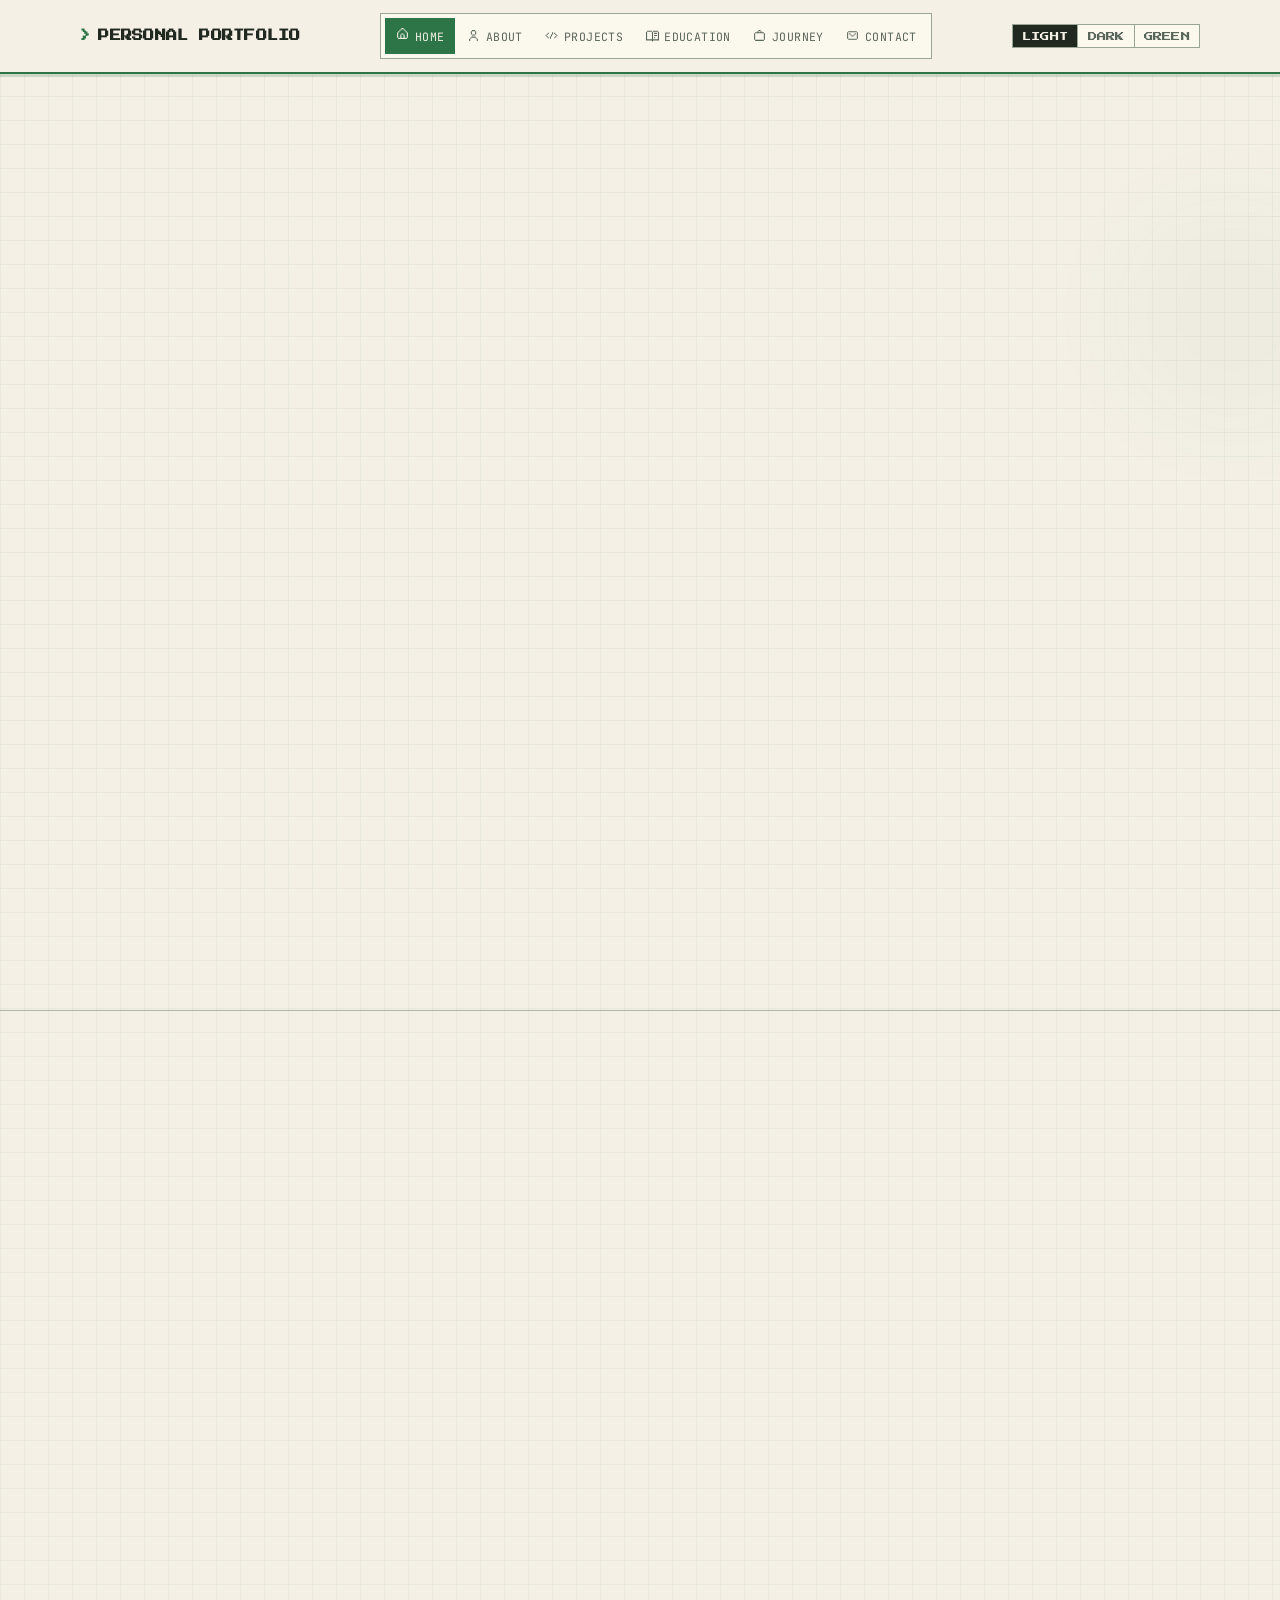
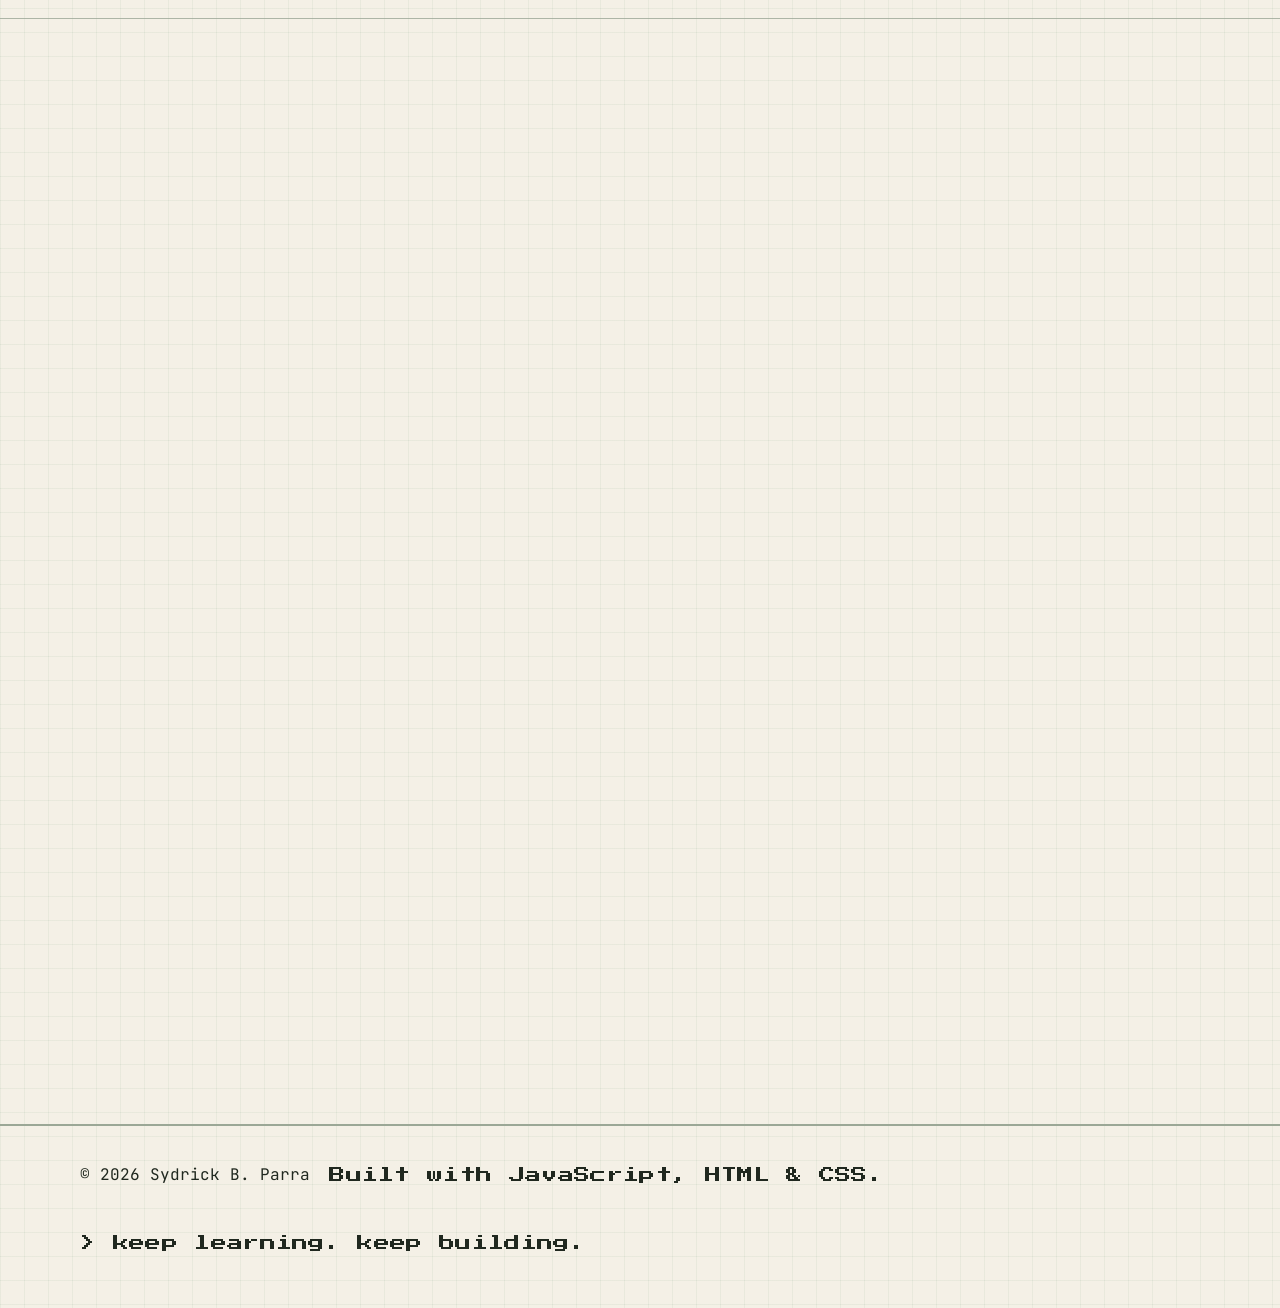
<file: index.html>
<!doctype html>
<html lang="en">
  <head>
    <meta charset="UTF-8" />
    <meta name="viewport" content="width=device-width, initial-scale=1.0" />
    <meta
      name="description"
      content="Portfolio of Sydrick B. Parra, a junior software developer focused on web applications, data systems, and AI."
    />
    <title>Sydrick B. Parra | Home</title>
    <link rel="preconnect" href="https://fonts.googleapis.com" />
    <link rel="preconnect" href="https://fonts.gstatic.com" crossorigin />
    <link
      href="https://fonts.googleapis.com/css2?family=IBM+Plex+Mono:wght@400;500;600&family=Inter:wght@400;500;600;700&display=swap"
      rel="stylesheet"
    />
    <link rel="stylesheet" href="./styles.css" />
  </head>
  <body>
    <a class="skip-link" href="#main-content">Skip to main content</a>

    <header class="site-header" id="top">
      <div class="container nav-wrap">
        <a href="Home.html" class="brand mono">PERSONAL PORTFOLIO</a>
        <nav class="site-nav" id="siteNav" aria-label="Primary navigation">
          <a href="Home.html" class="mono">HOME</a>
          <a href="About.html" class="mono">ABOUT</a>
          <a href="Projects.html" class="mono">PROJECTS</a>
          <a href="Education.html" class="mono">EDUCATION</a>
          <a href="Journey.html" class="mono">JOURNEY</a>
          <a href="Contact.html" class="mono">CONTACT</a>
        </nav>
        <div class="header-controls">
          <div class="theme-switcher" role="group" aria-label="Theme switcher">
            <button class="theme-btn mono" type="button" data-theme="light">LIGHT</button>
            <button class="theme-btn mono" type="button" data-theme="dark">DARK</button>
            <button class="theme-btn mono" type="button" data-theme="green">GREEN</button>
          </div>
          <button class="menu-toggle mono" id="menuToggle" aria-expanded="false" aria-controls="siteNav" aria-label="Open navigation menu">
            MENU
          </button>
        </div>
      </div>
    </header>

    <main id="main-content">
      <!-- SECTION FILE: Home -->
      <!-- Troubleshooting: if text placeholders are not replaced, inspect data-bind attributes and PORTFOLIO_DATA.personal in script.js -->
      <section class="hero section" id="home">
        <div class="container hero-layout">
          <div>
            <figure class="hero-profile reveal">
              <img src="./assets/profile-placeholder.svg" alt="Profile portrait placeholder" />
            </figure>
            <p class="mono overline reveal">HELLO, WORLD.</p>
            <h1 class="hero-title reveal">I'm <span data-bind="name">Sydrick B. Parra</span></h1>
            <p class="mono role reveal" data-bind="role">Junior Software Developer • Web, Data & AI</p>
            <p class="hero-intro reveal">
              I build practical software at the intersection of
              <strong>web development, data systems, and AI</strong> — from responsive interfaces
              to database-backed applications.
            </p>
            <p class="status mono reveal">
              <span class="status-dot" aria-hidden="true"></span>
              <span id="typewriterText" aria-live="polite"></span><span class="cursor" aria-hidden="true"></span>
            </p>
            <div class="hero-actions reveal">
              <a href="Projects.html" class="btn btn-primary mono"><span class="action-icon pixel-icon-code" aria-hidden="true"></span>VIEW MY WORK</a>
              <a href="Contact.html" class="btn btn-secondary mono"><span class="action-icon pixel-icon-mail" aria-hidden="true"></span>CONTACT ME</a>
            </div>
          </div>
          <aside class="quick-panel reveal" aria-label="Primary technologies">
            <h2 class="mono panel-title">CORE STACKS</h2>
            <ul class="stack-list">
              <li>JavaScript</li>
              <li>Python / Flask</li>
              <li>CognoDB / Cypher</li>
              <li>HTML / CSS</li>
              <li>AI / Data</li>
            </ul>
            <a class="btn btn-ghost mono resume-link" href="./assets/SYDRICK_PARRA_RESUME.pdf" download>DOWNLOAD RESUME</a>
          </aside>
        </div>
      </section>

      <!-- Featured work is intentionally visible on the landing page so a recruiter
           can reach the strongest technical project without navigating first. -->
      <section class="section featured-home" aria-labelledby="featured-home-title">
        <div class="container">
          <div class="section-heading-row reveal">
            <div>
              <p class="mono overline">01 / FEATURED</p>
              <h2 class="section-title mono" id="featured-home-title">CAREERGRAPH</h2>
            </div>
            <a class="btn btn-ghost mono" href="Projects.html">VIEW ALL PROJECTS</a>
          </div>
          <article class="home-feature-card reveal">
            <div>
              <p class="mono feature-label">GRAPH DATABASE CAREER EXPLORATION</p>
              <h3>Connecting skills, roles, projects, and learning resources.</h3>
              <p>
                CareerGraph uses CognoDB and Cypher to turn connected career data into
                multi-hop paths and recommendations. The hosted application includes
                graph visualization, validation, API error handling, and responsive UI.
              </p>
              <div class="chip-list" aria-label="CareerGraph technologies">
                <span>Python</span><span>Flask</span><span>CognoDB</span><span>Cypher</span><span>JavaScript</span>
              </div>
            </div>
            <div class="home-feature-actions">
              <a class="btn btn-primary mono" href="https://careergraph-ehpd.onrender.com" target="_blank" rel="noopener noreferrer"><span class="action-icon pixel-icon-play" aria-hidden="true"></span>LIVE DEMO</a>
              <a class="btn btn-secondary mono" href="https://youtu.be/HYSheIQ38fI" target="_blank" rel="noopener noreferrer"><span class="action-icon pixel-icon-video" aria-hidden="true"></span>WATCH VIDEO</a>
            </div>
          </article>
        </div>
      </section>

      <section class="section skills-home" id="skills" aria-labelledby="skills-home-title">
        <div class="container">
          <p class="mono overline reveal">02 / SYSTEM CAPABILITIES</p>
          <h2 class="section-title mono reveal" id="skills-home-title">SKILLS &amp; TECH STACK</h2>
          <p class="section-intro reveal">
            A practical toolkit shaped by web development, connected data, applied AI,
            and hands-on troubleshooting.
          </p>
          <div class="skills-grid" id="skillsGrid"></div>
          <ul class="optional-skills" id="optionalSkills" hidden></ul>
        </div>
      </section>

    </main>

    <footer class="site-footer">
      <div class="container footer-wrap">
        <p>© <span id="year"></span> <span data-bind="name">Sydrick B. Parra</span></p>
        <p class="mono">Built with JavaScript, HTML & CSS.</p>
        <p class="mono">> keep learning. keep building.</p>
      </div>
    </footer>

    <script src="./script.js"></script>
  </body>
</html>
</file>
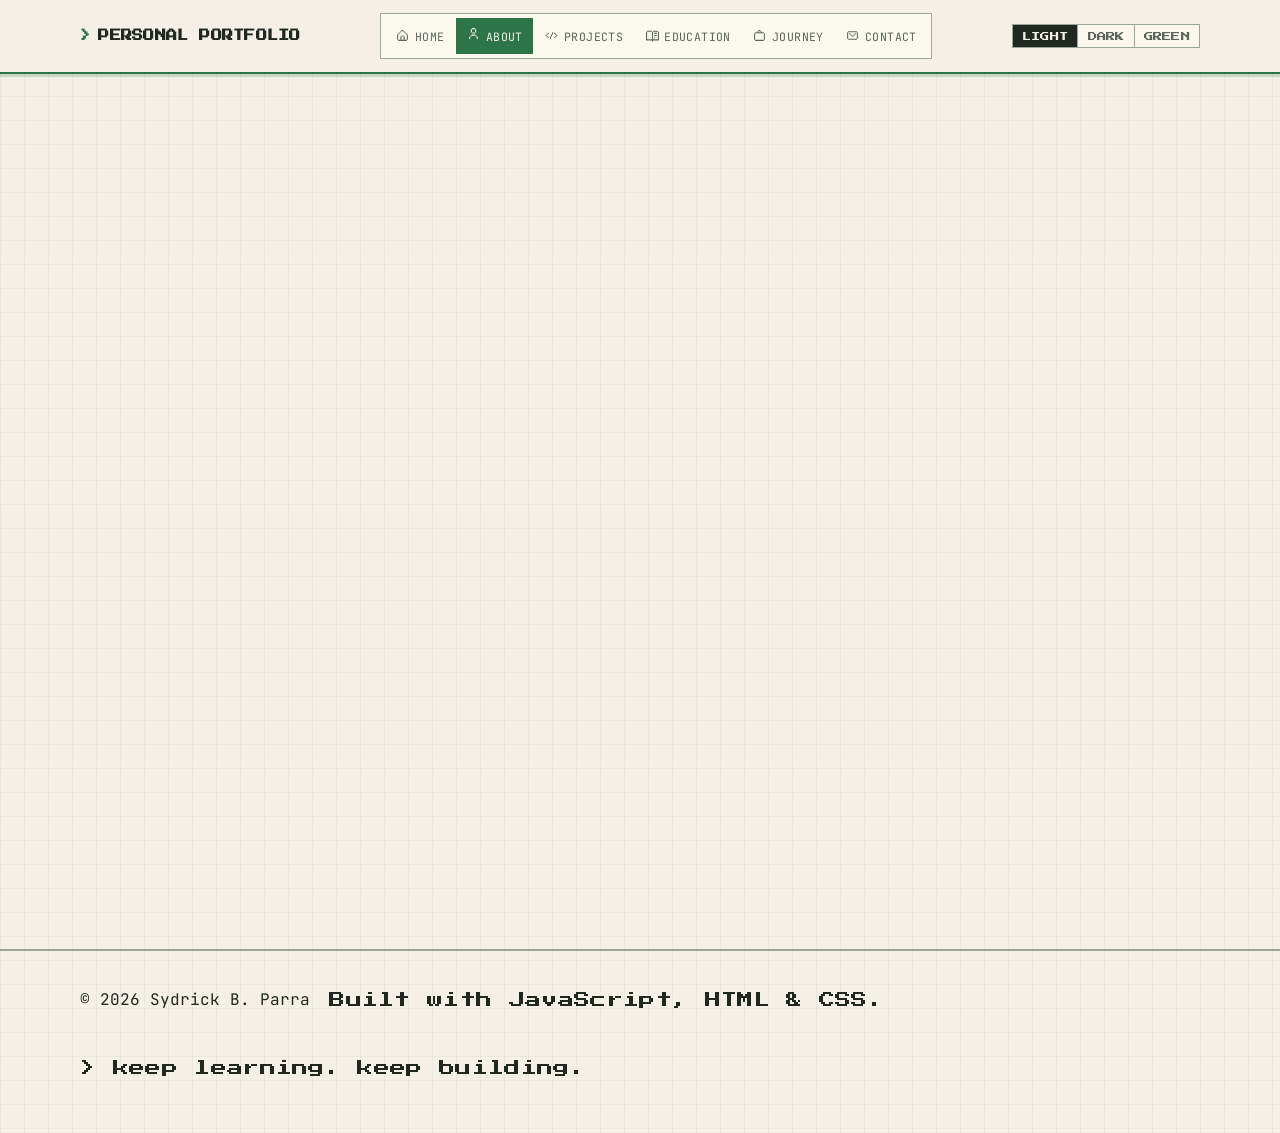
<file: About.html>
<!doctype html>
<html lang="en">
  <head>
    <meta charset="UTF-8" />
    <meta name="viewport" content="width=device-width, initial-scale=1.0" />
    <meta name="description" content="About Sydrick B. Parra and his software development focus." />
    <title>Sydrick B. Parra | About</title>
    <link rel="preconnect" href="https://fonts.googleapis.com" />
    <link rel="preconnect" href="https://fonts.gstatic.com" crossorigin />
    <link
      href="https://fonts.googleapis.com/css2?family=IBM+Plex+Mono:wght@400;500;600&family=Inter:wght@400;500;600;700&display=swap"
      rel="stylesheet"
    />
    <link rel="stylesheet" href="./styles.css" />
  </head>
  <body>
    <a class="skip-link" href="#main-content">Skip to main content</a>
    <header class="site-header" id="top">
      <div class="container nav-wrap">
        <a href="Home.html" class="brand mono">PERSONAL PORTFOLIO</a>
        <nav class="site-nav" id="siteNav" aria-label="Primary navigation">
          <a href="Home.html" class="mono">HOME</a>
          <a href="About.html" class="mono">ABOUT</a>
          <a href="Projects.html" class="mono">PROJECTS</a>
          <a href="Education.html" class="mono">EDUCATION</a>
          <a href="Journey.html" class="mono">JOURNEY</a>
          <a href="Contact.html" class="mono">CONTACT</a>
        </nav>
        <div class="header-controls">
          <div class="theme-switcher" role="group" aria-label="Theme switcher">
            <button class="theme-btn mono" type="button" data-theme="light">LIGHT</button>
            <button class="theme-btn mono" type="button" data-theme="dark">DARK</button>
            <button class="theme-btn mono" type="button" data-theme="green">GREEN</button>
          </div>
          <button class="menu-toggle mono" id="menuToggle" aria-expanded="false" aria-controls="siteNav" aria-label="Open navigation menu">MENU</button>
        </div>
      </div>
    </header>
    <main id="main-content">
      <!-- SECTION FILE: About -->
      <!-- Troubleshooting: this section is generated by renderAbout(); keep id="aboutContent" -->
      <section class="section" id="about">
        <div class="container">
          <h2 class="section-title mono reveal">KNOW ME!</h2>
          <article class="editor-card reveal">
            <header class="editor-top">
              <span class="dot red" aria-hidden="true"></span>
              <span class="dot yellow" aria-hidden="true"></span>
              <span class="dot green" aria-hidden="true"></span>
            </header>
            <div class="editor-body" id="aboutContent"></div>
          </article>
          <article class="capability-summary reveal">
            <p class="mono capability-kicker">CAPABILITY SUMMARY</p>
            <p>
              I focus on practical software and data systems: translating requirements
              into responsive interfaces, structured backend workflows, and connected
              database features.
            </p>
            <p>
              My workflow combines version control, testing, debugging, documentation,
              and hands-on technical support while I continue building deeper skills
              in web development, graph databases, and applied AI.
            </p>
            <a class="btn btn-secondary mono" href="Home.html#skills"><span class="action-icon pixel-icon-code" aria-hidden="true"></span>VIEW TECH STACK</a>
          </article>
        </div>
      </section>
    </main>
    <footer class="site-footer">
      <div class="container footer-wrap">
        <p>© <span id="year"></span> <span data-bind="name">Sydrick B. Parra</span></p>
        <p class="mono">Built with JavaScript, HTML & CSS.</p>
        <p class="mono">> keep learning. keep building.</p>
      </div>
    </footer>
    <script src="./script.js"></script>
  </body>
</html>
</file>
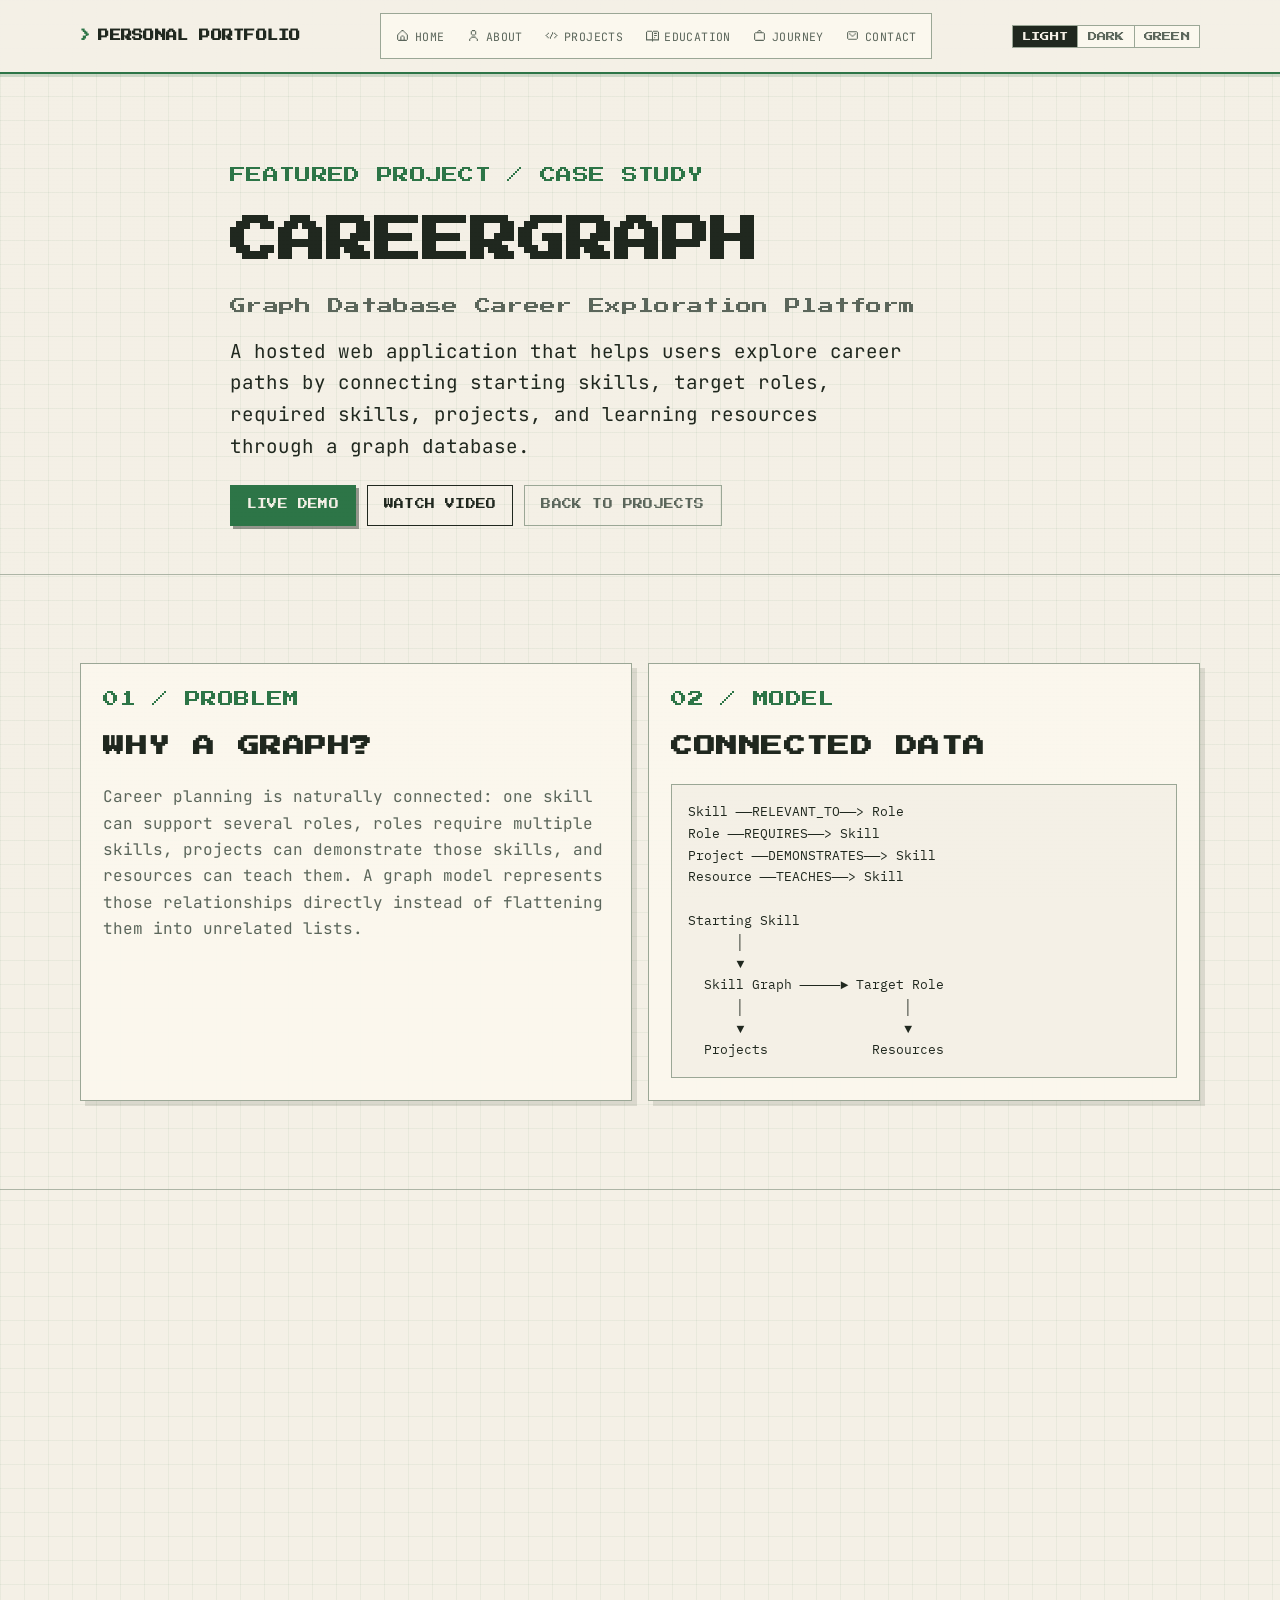
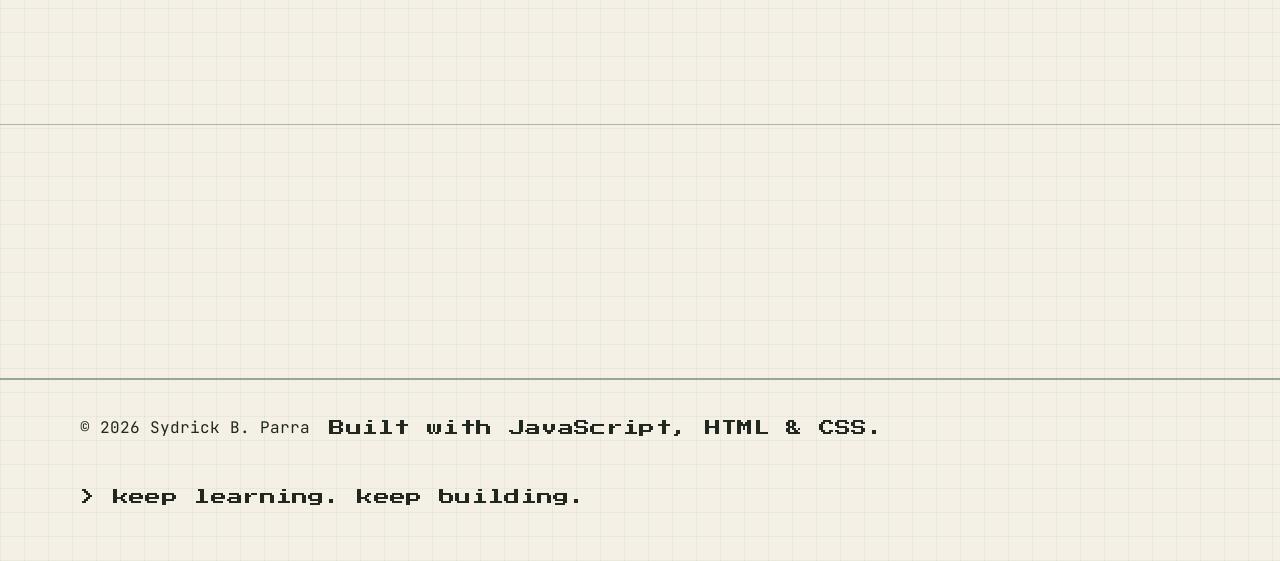
<file: CareerGraph.html>
<!doctype html>
<html lang="en">
  <head>
    <meta charset="UTF-8" />
    <meta name="viewport" content="width=device-width, initial-scale=1.0" />
    <meta name="description" content="CareerGraph case study by Sydrick B. Parra: a graph database career exploration application using CognoDB and Cypher." />
    <title>Sydrick B. Parra | CareerGraph Case Study</title>
    <link rel="preconnect" href="https://fonts.googleapis.com" />
    <link rel="preconnect" href="https://fonts.gstatic.com" crossorigin />
    <link href="https://fonts.googleapis.com/css2?family=IBM+Plex+Mono:wght@400;500;600&family=Inter:wght@400;500;600;700&display=swap" rel="stylesheet" />
    <link rel="stylesheet" href="./styles.css" />
  </head>
  <body>
    <a class="skip-link" href="#main-content">Skip to main content</a>
    <header class="site-header" id="top">
      <div class="container nav-wrap">
        <a href="Home.html" class="brand mono">PERSONAL PORTFOLIO</a>
        <nav class="site-nav" id="siteNav" aria-label="Primary navigation">
          <a href="Home.html" class="mono">HOME</a>
          <a href="About.html" class="mono">ABOUT</a>
          <a href="Projects.html" class="mono">PROJECTS</a>
          <a href="Education.html" class="mono">EDUCATION</a>
          <a href="Journey.html" class="mono">JOURNEY</a>
          <a href="Contact.html" class="mono">CONTACT</a>
        </nav>
        <div class="nav-actions">
          <div class="theme-switcher" aria-label="Color theme">
            <button class="theme-btn mono" type="button" data-theme="light" aria-pressed="false">LIGHT</button>
            <button class="theme-btn mono" type="button" data-theme="dark" aria-pressed="false">DARK</button>
            <button class="theme-btn mono" type="button" data-theme="green" aria-pressed="false">GREEN</button>
          </div>
          <button class="menu-toggle mono" id="menuToggle" aria-expanded="false" aria-controls="siteNav" aria-label="Open navigation menu">MENU</button>
        </div>
      </div>
    </header>

    <main id="main-content">
      <section class="section case-study-hero">
        <div class="container narrow">
          <p class="mono overline reveal">FEATURED PROJECT / CASE STUDY</p>
          <h1 class="hero-title reveal">CareerGraph</h1>
          <p class="role mono reveal">Graph Database Career Exploration Platform</p>
          <p class="hero-intro reveal">
            A hosted web application that helps users explore career paths by connecting
            starting skills, target roles, required skills, projects, and learning resources
            through a graph database.
          </p>
          <div class="hero-actions reveal">
            <a class="btn btn-primary mono" href="https://careergraph-ehpd.onrender.com" target="_blank" rel="noopener noreferrer">LIVE DEMO</a>
            <a class="btn btn-secondary mono" href="https://youtu.be/HYSheIQ38fI" target="_blank" rel="noopener noreferrer">WATCH VIDEO</a>
            <a class="btn btn-ghost mono" href="Projects.html">BACK TO PROJECTS</a>
          </div>
        </div>
      </section>

      <section class="section">
        <div class="container case-study-grid">
          <article class="case-study-block reveal">
            <p class="mono overline">01 / PROBLEM</p>
            <h2 class="section-title mono">Why a graph?</h2>
            <p>
              Career planning is naturally connected: one skill can support several roles,
              roles require multiple skills, projects can demonstrate those skills, and
              resources can teach them. A graph model represents those relationships directly
              instead of flattening them into unrelated lists.
            </p>
          </article>
          <article class="case-study-block reveal">
            <p class="mono overline">02 / MODEL</p>
            <h2 class="section-title mono">Connected data</h2>
            <pre class="graph-model" aria-label="CareerGraph data model">Skill ──RELEVANT_TO──&gt; Role
Role ──REQUIRES──&gt; Skill
Project ──DEMONSTRATES──&gt; Skill
Resource ──TEACHES──&gt; Skill

Starting Skill
      │
      ▼
  Skill Graph ─────► Target Role
      │                    │
      ▼                    ▼
  Projects             Resources</pre>
          </article>
        </div>
      </section>

      <section class="section">
        <div class="container">
          <p class="mono overline reveal">03 / IMPLEMENTATION</p>
          <h2 class="section-title mono reveal">What I built</h2>
          <div class="case-study-cards">
            <article class="case-study-block reveal"><h3>Multi-hop reasoning</h3><p>Cypher traversals connect multiple graph entities to produce career paths and recommendations.</p></article>
            <article class="case-study-block reveal"><h3>Parameterized queries</h3><p>Database operations use the official Neo4j driver with parameters instead of concatenated Cypher.</p></article>
            <article class="case-study-block reveal"><h3>Reliable UX</h3><p>Loading, empty, validation, and database-error states help users understand what the application is doing.</p></article>
            <article class="case-study-block reveal"><h3>Interactive visualization</h3><p>The visualization reflects nodes and relationships returned for the selected career exploration.</p></article>
          </div>
        </div>
      </section>

      <section class="section">
        <div class="container narrow">
          <p class="mono overline reveal">04 / STACK</p>
          <div class="chip-list reveal" aria-label="CareerGraph technologies">
            <span>Python</span><span>Flask</span><span>CognoDB</span><span>Cypher</span><span>JavaScript</span><span>HTML</span><span>CSS</span>
          </div>
        </div>
      </section>
    </main>

    <footer class="site-footer">
      <div class="container footer-wrap">
        <p>© <span id="year"></span> Sydrick B. Parra</p>
        <p class="mono">Built with JavaScript, HTML & CSS.</p>
        <p class="mono">> keep learning. keep building.</p>
      </div>
    </footer>
    <script src="./script.js"></script>
  </body>
</html>
</file>
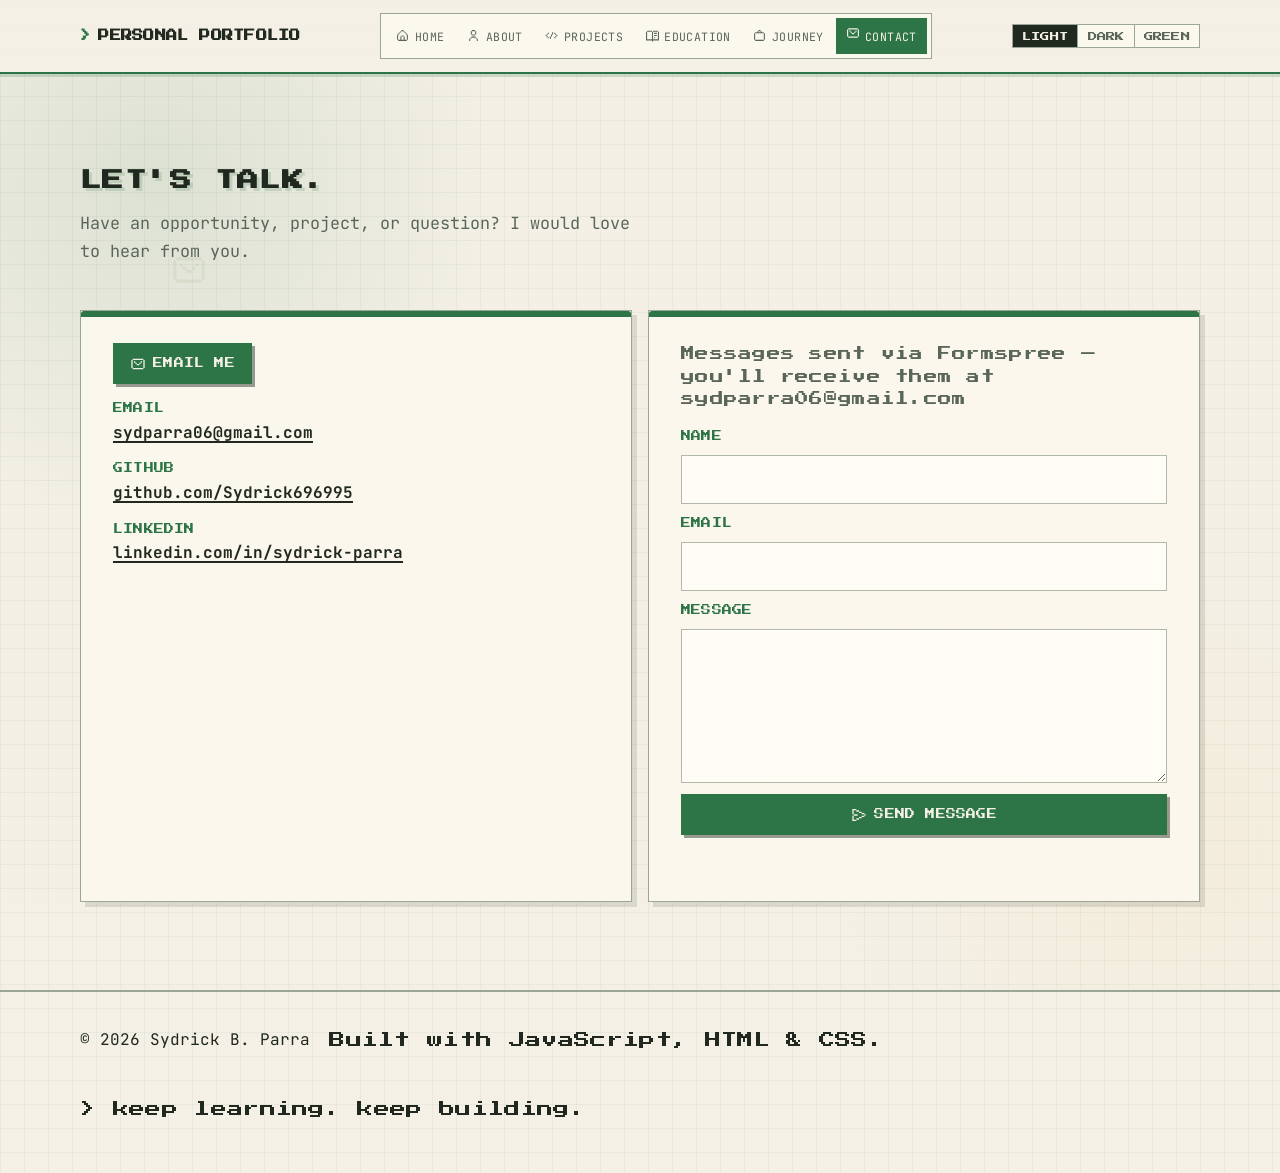
<file: Contact.html>
<!doctype html>
<html lang="en">
  <head>
    <meta charset="UTF-8" />
    <meta name="viewport" content="width=device-width, initial-scale=1.0" />
    <meta name="description" content="Contact section of the portfolio." />
    <title>Sydrick B. Parra | Contact</title>
    <link rel="preconnect" href="https://fonts.googleapis.com" />
    <link rel="preconnect" href="https://fonts.gstatic.com" crossorigin />
    <link
      href="https://fonts.googleapis.com/css2?family=IBM+Plex+Mono:wght@400;500;600&family=Inter:wght@400;500;600;700&display=swap"
      rel="stylesheet"
    />
    <link rel="stylesheet" href="./styles.css" />
  </head>
  <body>
    <a class="skip-link" href="#main-content">Skip to main content</a>
    <header class="site-header" id="top">
      <div class="container nav-wrap">
        <a href="Home.html" class="brand mono">PERSONAL PORTFOLIO</a>
        <nav class="site-nav" id="siteNav" aria-label="Primary navigation">
          <a href="Home.html" class="mono">HOME</a>
          <a href="About.html" class="mono">ABOUT</a>
          <a href="Projects.html" class="mono">PROJECTS</a>
          <a href="Education.html" class="mono">EDUCATION</a>
          <a href="Journey.html" class="mono">JOURNEY</a>
          <a href="Contact.html" class="mono">CONTACT</a>
        </nav>
        <div class="header-controls">
          <div class="theme-switcher" role="group" aria-label="Theme switcher">
            <button class="theme-btn mono" type="button" data-theme="light">LIGHT</button>
            <button class="theme-btn mono" type="button" data-theme="dark">DARK</button>
            <button class="theme-btn mono" type="button" data-theme="green">GREEN</button>
          </div>
          <button class="menu-toggle mono" id="menuToggle" aria-expanded="false" aria-controls="siteNav" aria-label="Open navigation menu">MENU</button>
        </div>
      </div>
    </header>
    <main id="main-content">
      <!-- SECTION FILE: Contact -->
      <!-- Troubleshooting: the form uses a placeholder submit handler in script.js; connect to your real backend/email service -->
      <section class="section contact-page" id="contact">
        <div class="container">
          <div class="contact-floating-icons" aria-hidden="true">
            <span class="floating-icon floating-icon-mail"></span>
            <span class="floating-icon floating-icon-terminal"></span>
            <span class="floating-icon floating-icon-app"></span>
            <span class="floating-icon floating-icon-database"></span>
            <span class="floating-icon floating-icon-code"></span>
            <span class="floating-icon floating-icon-tools"></span>
            <span class="floating-icon floating-icon-play"></span>
            <span class="floating-icon floating-icon-download"></span>
          </div>
          <h2 class="section-title contact-title mono reveal">LET'S TALK.</h2>
          <p class="section-intro contact-intro reveal">
            Have an opportunity, project, or question? I would love to hear
            from you.
          </p>
          <div class="contact-layout">
            <div class="contact-info reveal">
              <a class="btn btn-primary mono" href="mailto:sydparra06@gmail.com"><span class="action-icon pixel-icon-mail" aria-hidden="true"></span>EMAIL ME</a>
              <dl>
                <dt class="mono">Email</dt>
                <dd><a href="mailto:sydparra06@gmail.com">sydparra06@gmail.com</a></dd>
                <dt class="mono">GitHub</dt>
                <dd><a href="https://github.com/Sydrick696995" target="_blank" rel="noopener noreferrer">github.com/Sydrick696995</a></dd>
                <dt class="mono">LinkedIn</dt>
                <dd><a href="https://www.linkedin.com/in/sydrick-parra/" target="_blank" rel="noopener noreferrer">linkedin.com/in/sydrick-parra</a></dd>
              </dl>
            </div>
            <form class="contact-form contact-form-cozy reveal" id="contactForm" novalidate action="https://formspree.io/f/mdendnae" method="POST">
              <p class="mono form-note">Messages sent via Formspree — you'll receive them at sydparra06@gmail.com</p>
              <label for="name">Name</label>
              <input id="name" name="name" type="text" autocomplete="name" required />

              <label for="email">Email</label>
              <input id="email" name="email" type="email" autocomplete="email" required />

              <label for="message">Message</label>
              <textarea id="message" name="message" rows="5" required></textarea>

              <button class="btn btn-primary mono" type="submit"><span class="action-icon pixel-icon-send" aria-hidden="true"></span>SEND MESSAGE</button>
              <p id="formStatus" class="mono form-status" role="status" aria-live="polite"></p>
            </form>
          </div>
        </div>
      </section>
    </main>
    <footer class="site-footer">
      <div class="container footer-wrap">
        <p>© <span id="year"></span> <span data-bind="name">Sydrick B. Parra</span></p>
        <p class="mono">Built with JavaScript, HTML & CSS.</p>
        <p class="mono">> keep learning. keep building.</p>
      </div>
    </footer>
    <script src="./script.js"></script>
  </body>
</html>
</file>
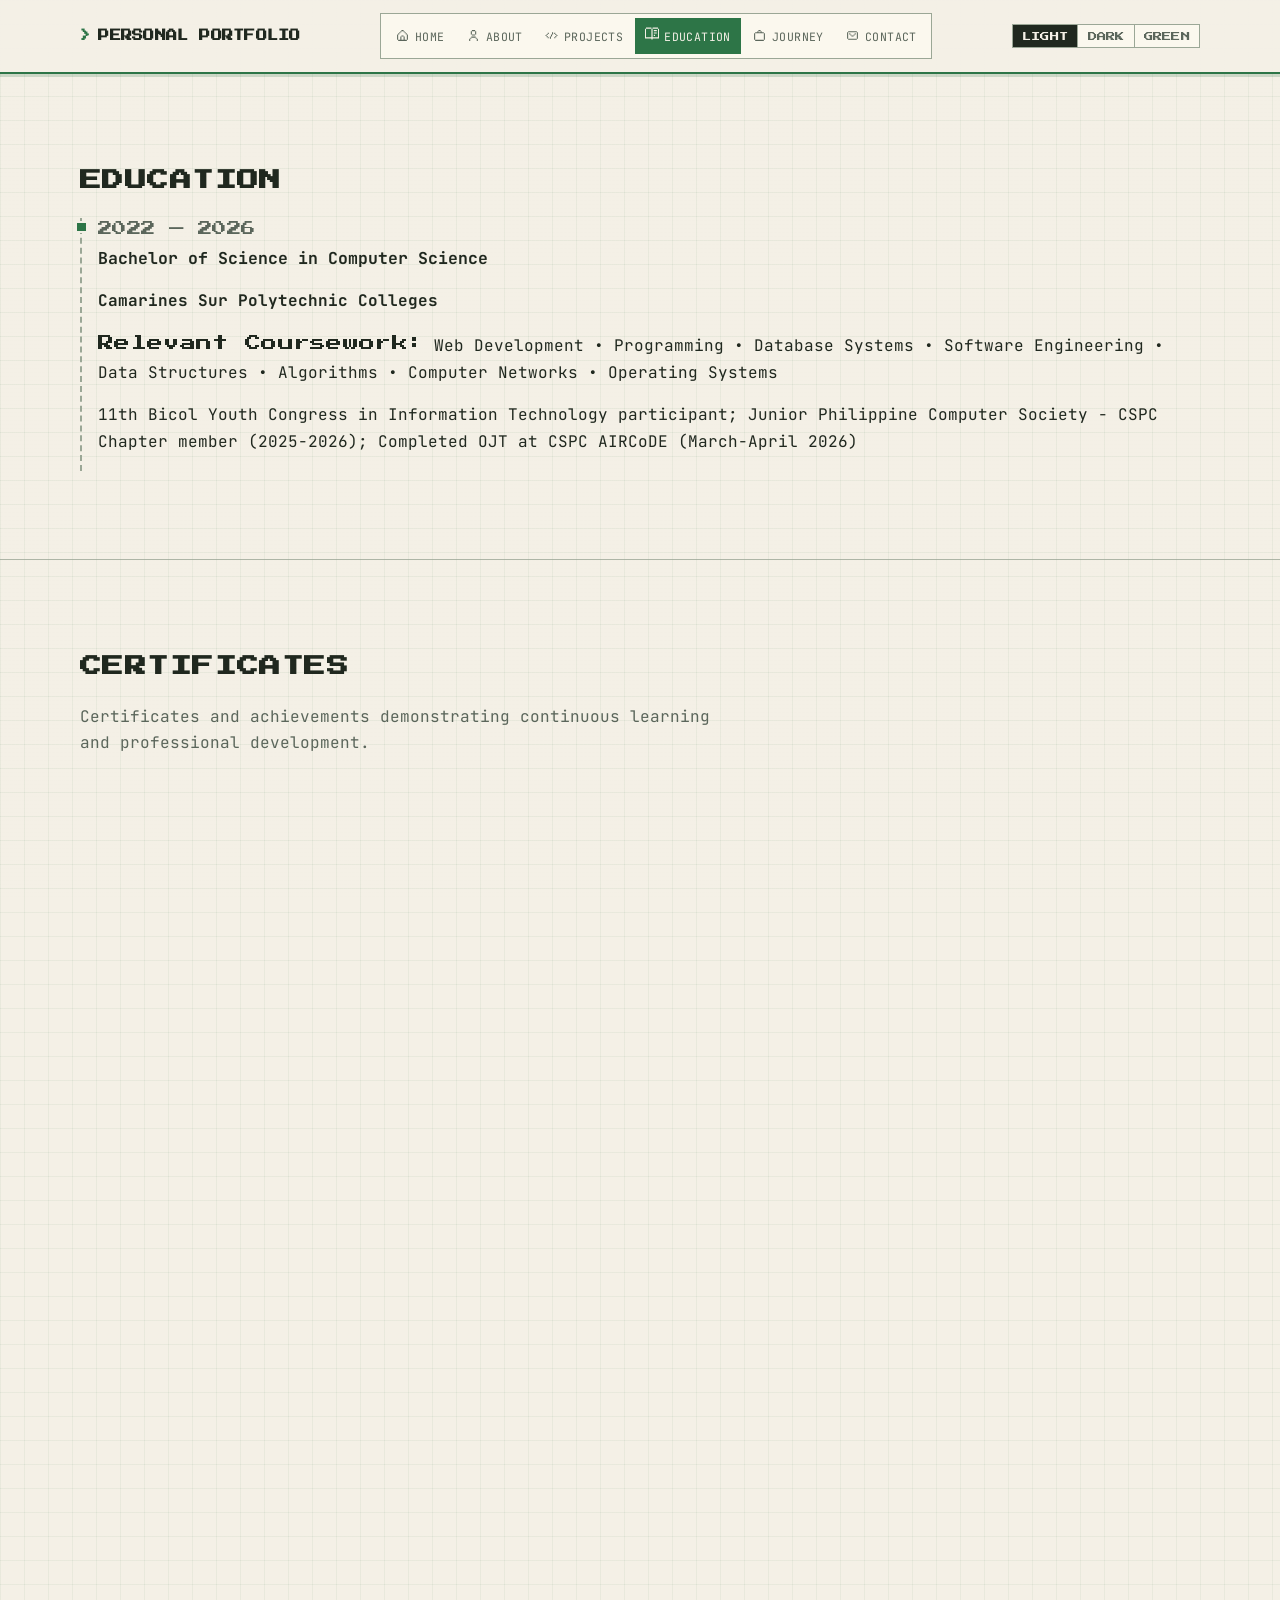
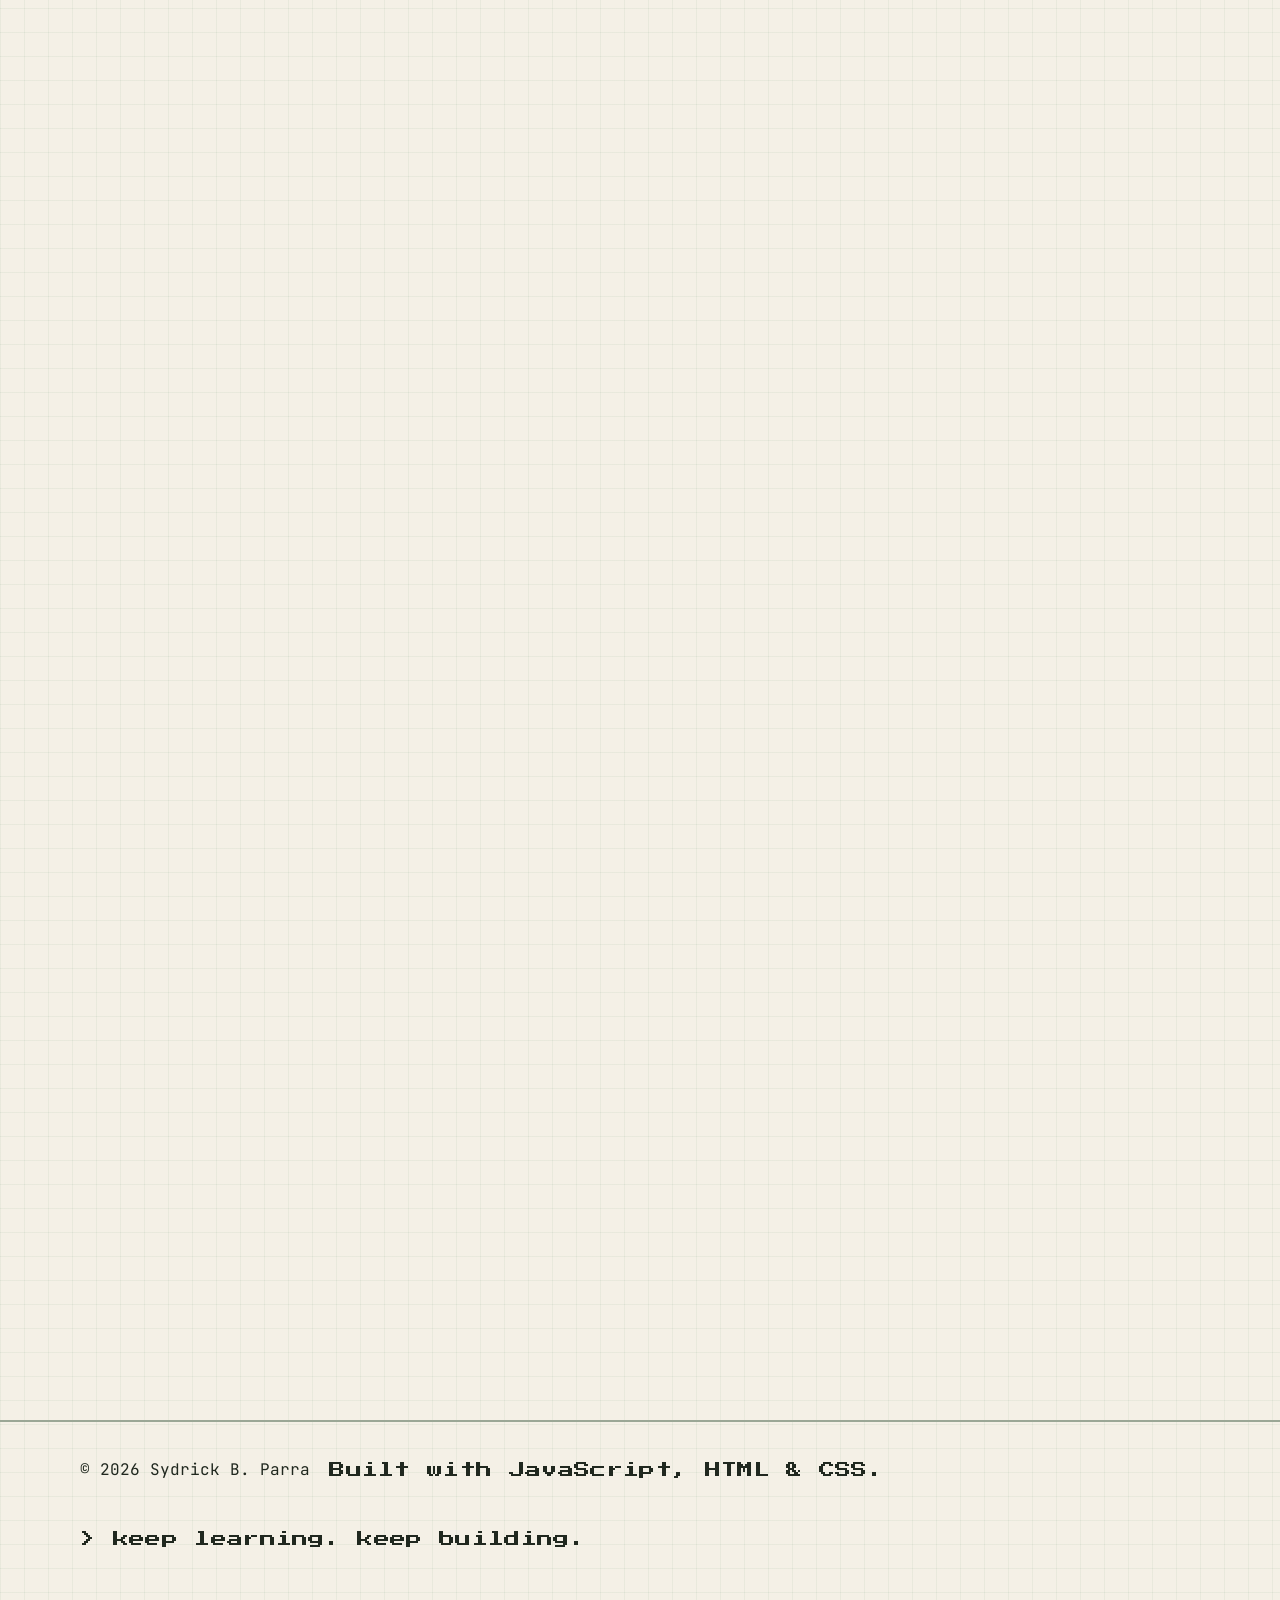
<file: Education.html>
<!doctype html>
<html lang="en">
  <head>
    <meta charset="UTF-8" />
    <meta name="viewport" content="width=device-width, initial-scale=1.0" />
    <meta name="description" content="Education section of the portfolio." />
    <title>Sydrick B. Parra | Education</title>
    <link rel="preconnect" href="https://fonts.googleapis.com" />
    <link rel="preconnect" href="https://fonts.gstatic.com" crossorigin />
    <link
      href="https://fonts.googleapis.com/css2?family=IBM+Plex+Mono:wght@400;500;600&family=Inter:wght@400;500;600;700&display=swap"
      rel="stylesheet"
    />
    <link rel="stylesheet" href="./styles.css" />
  </head>
  <body>
    <a class="skip-link" href="#main-content">Skip to main content</a>
    <header class="site-header" id="top">
      <div class="container nav-wrap">
        <a href="Home.html" class="brand mono">PERSONAL PORTFOLIO</a>
        <nav class="site-nav" id="siteNav" aria-label="Primary navigation">
          <a href="Home.html" class="mono">HOME</a>
          <a href="About.html" class="mono">ABOUT</a>
          <a href="Projects.html" class="mono">PROJECTS</a>
          <a href="Education.html" class="mono">EDUCATION</a>
          <a href="Journey.html" class="mono">JOURNEY</a>
          <a href="Contact.html" class="mono">CONTACT</a>
        </nav>
        <div class="header-controls">
          <div class="theme-switcher" role="group" aria-label="Theme switcher">
            <button class="theme-btn mono" type="button" data-theme="light">LIGHT</button>
            <button class="theme-btn mono" type="button" data-theme="dark">DARK</button>
            <button class="theme-btn mono" type="button" data-theme="green">GREEN</button>
          </div>
          <button class="menu-toggle mono" id="menuToggle" aria-expanded="false" aria-controls="siteNav" aria-label="Open navigation menu">MENU</button>
        </div>
      </div>
    </header>
    <main id="main-content">
      <!-- SECTION FILE: Education -->
      <!-- Troubleshooting: timeline cards are generated by renderEducation(); keep id="educationList" -->
      <section class="section" id="education">
        <div class="container">
          <h2 class="section-title mono reveal">EDUCATION</h2>
          <div class="timeline" id="educationList"></div>
        </div>
      </section>

      <!-- SECTION FILE: Certificates -->
      <!-- Troubleshooting: certificates are generated by renderCertificates(); keep id="certificatesGrid" -->
      <section class="section" id="certificates">
        <div class="container">
          <h2 class="section-title mono reveal">CERTIFICATES</h2>
          <p class="section-intro reveal">
            Certificates and achievements demonstrating continuous learning and professional development.
          </p>
          <div id="featuredCertificate" class="featured-certificate"></div>
          <h3 class="certificate-collection-title mono reveal">TECHNICAL, ACADEMIC &amp; ORGANIZATIONAL</h3>
          <div class="certificates-grid" id="certificatesGrid"></div>
        </div>
      </section>
    </main>
      <dialog class="certificate-viewer" id="certificateViewer" aria-labelledby="certificateViewerTitle">
        <div class="certificate-viewer-panel">
          <div class="certificate-viewer-header">
            <div>
              <p class="mono certificate-viewer-label">CERTIFICATE VIEWER</p>
              <h2 id="certificateViewerTitle">Certificate</h2>
            </div>
            <button class="menu-toggle mono" id="certificateViewerClose" type="button" aria-label="Close certificate viewer"><span class="action-icon pixel-icon-close" aria-hidden="true"></span>CLOSE</button>
          </div>
          <div class="certificate-viewer-body">
            <img id="certificateViewerImage" src="./assets/Github-Foundation.jpg" alt="Certificate preview" />
          </div>
          <div class="certificate-viewer-footer">
            <a id="certificateViewerPdf" class="btn btn-primary mono" href="#" target="_blank" rel="noopener noreferrer"><span class="action-icon pixel-icon-download" aria-hidden="true"></span>OPEN PDF</a>
            <a id="certificateViewerVerification" class="btn btn-secondary mono inline-link" href="#" target="_blank" rel="noopener noreferrer" hidden><span class="action-icon pixel-icon-external-link" aria-hidden="true"></span>VERIFY ON DATACAMP</a>
          </div>
        </div>
      </dialog>
    <footer class="site-footer">
      <div class="container footer-wrap">
        <p>© <span id="year"></span> <span data-bind="name">Sydrick B. Parra</span></p>
        <p class="mono">Built with JavaScript, HTML & CSS.</p>
        <p class="mono">> keep learning. keep building.</p>
      </div>
    </footer>
    <script src="./script.js"></script>
  </body>
</html>
</file>
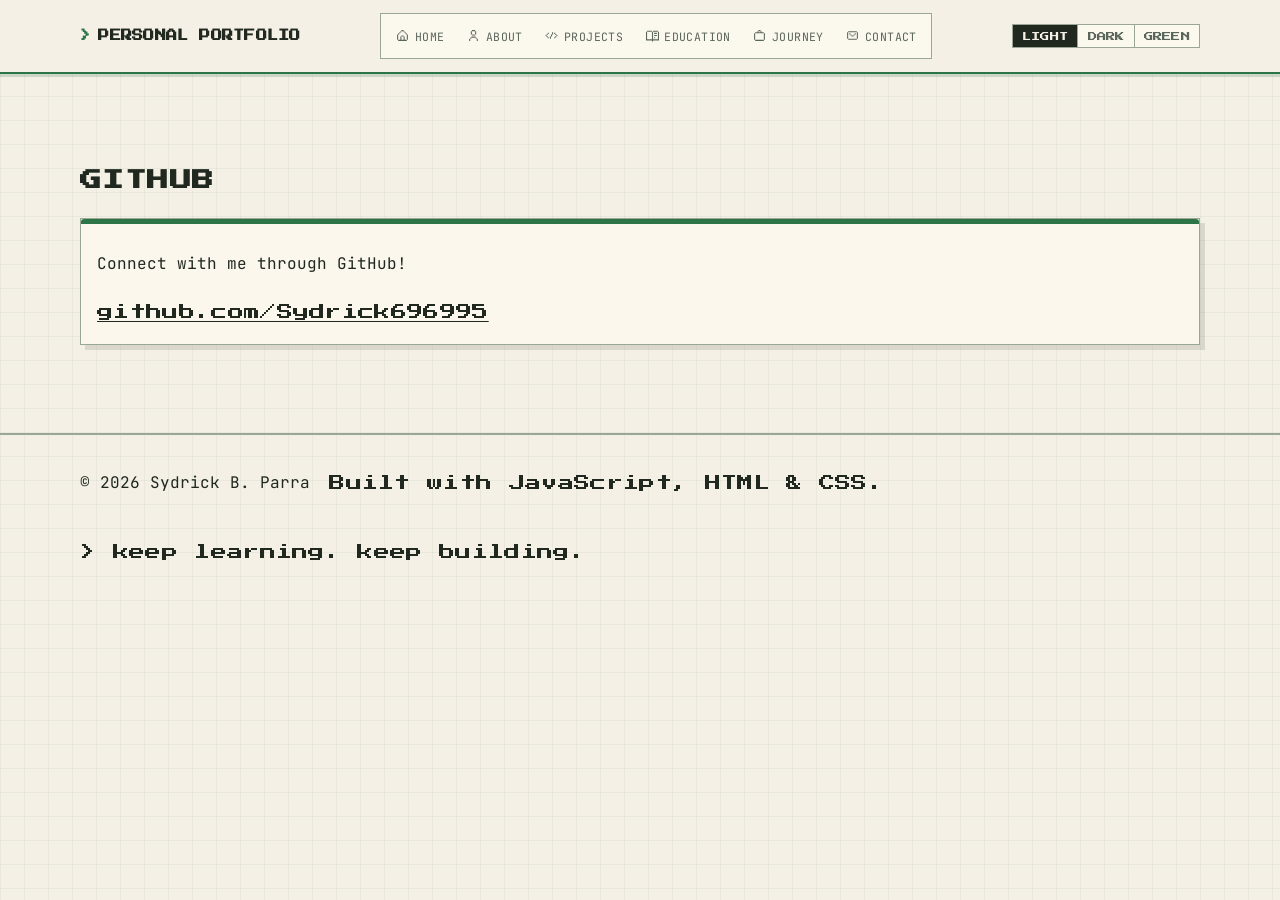
<file: Github.html>
<!doctype html>
<html lang="en">
  <head>
    <meta charset="UTF-8" />
    <meta name="viewport" content="width=device-width, initial-scale=1.0" />
    <meta name="description" content="GitHub section of the portfolio." />
    <title>Sydrick B. Parra | GitHub</title>
    <link rel="preconnect" href="https://fonts.googleapis.com" />
    <link rel="preconnect" href="https://fonts.gstatic.com" crossorigin />
    <link
      href="https://fonts.googleapis.com/css2?family=IBM+Plex+Mono:wght@400;500;600&family=Inter:wght@400;500;600;700&display=swap"
      rel="stylesheet"
    />
    <link rel="stylesheet" href="./styles.css" />
  </head>
  <body>
    <a class="skip-link" href="#main-content">Skip to main content</a>
    <header class="site-header" id="top">
      <div class="container nav-wrap">
        <a href="Home.html" class="brand mono">PERSONAL PORTFOLIO</a>
        <nav class="site-nav" id="siteNav" aria-label="Primary navigation">
          <a href="Home.html" class="mono">HOME</a>
          <a href="About.html" class="mono">ABOUT</a>
          <a href="Projects.html" class="mono">PROJECTS</a>
          <a href="Education.html" class="mono">EDUCATION</a>
          <a href="Journey.html" class="mono">JOURNEY</a>
          <a href="Contact.html" class="mono">CONTACT</a>
        </nav>
        <div class="header-controls">
          <div class="theme-switcher" role="group" aria-label="Theme switcher">
            <button class="theme-btn mono" type="button" data-theme="light">LIGHT</button>
            <button class="theme-btn mono" type="button" data-theme="dark">DARK</button>
            <button class="theme-btn mono" type="button" data-theme="green">GREEN</button>
          </div>
          <button class="menu-toggle mono" id="menuToggle" aria-expanded="false" aria-controls="siteNav" aria-label="Open navigation menu">MENU</button>
        </div>
      </div>
    </header>
    <main id="main-content">
      <!-- SECTION FILE: GitHub -->
      <!-- Troubleshooting: this page is static by default; update YOUR_GITHUB links manually -->
      <section class="section" id="github">
        <div class="container">
          <h2 class="section-title mono reveal">GITHUB</h2>
          <article class="github-card reveal">
            <p>
              Connect with me through GitHub!
            </p>
            <a class="mono inline-link" href="https://github.com/Sydrick696995" target="_blank" rel="noopener noreferrer">github.com/Sydrick696995</a>
          </article>
        </div>
      </section>
    </main>
    <footer class="site-footer">
      <div class="container footer-wrap">
        <p>© <span id="year"></span> <span data-bind="name">Sydrick B. Parra</span></p>
        <p class="mono">Built with JavaScript, HTML & CSS.</p>
        <p class="mono">> keep learning. keep building.</p>
      </div>
    </footer>
    <script src="./script.js"></script>
  </body>
</html>
</file>
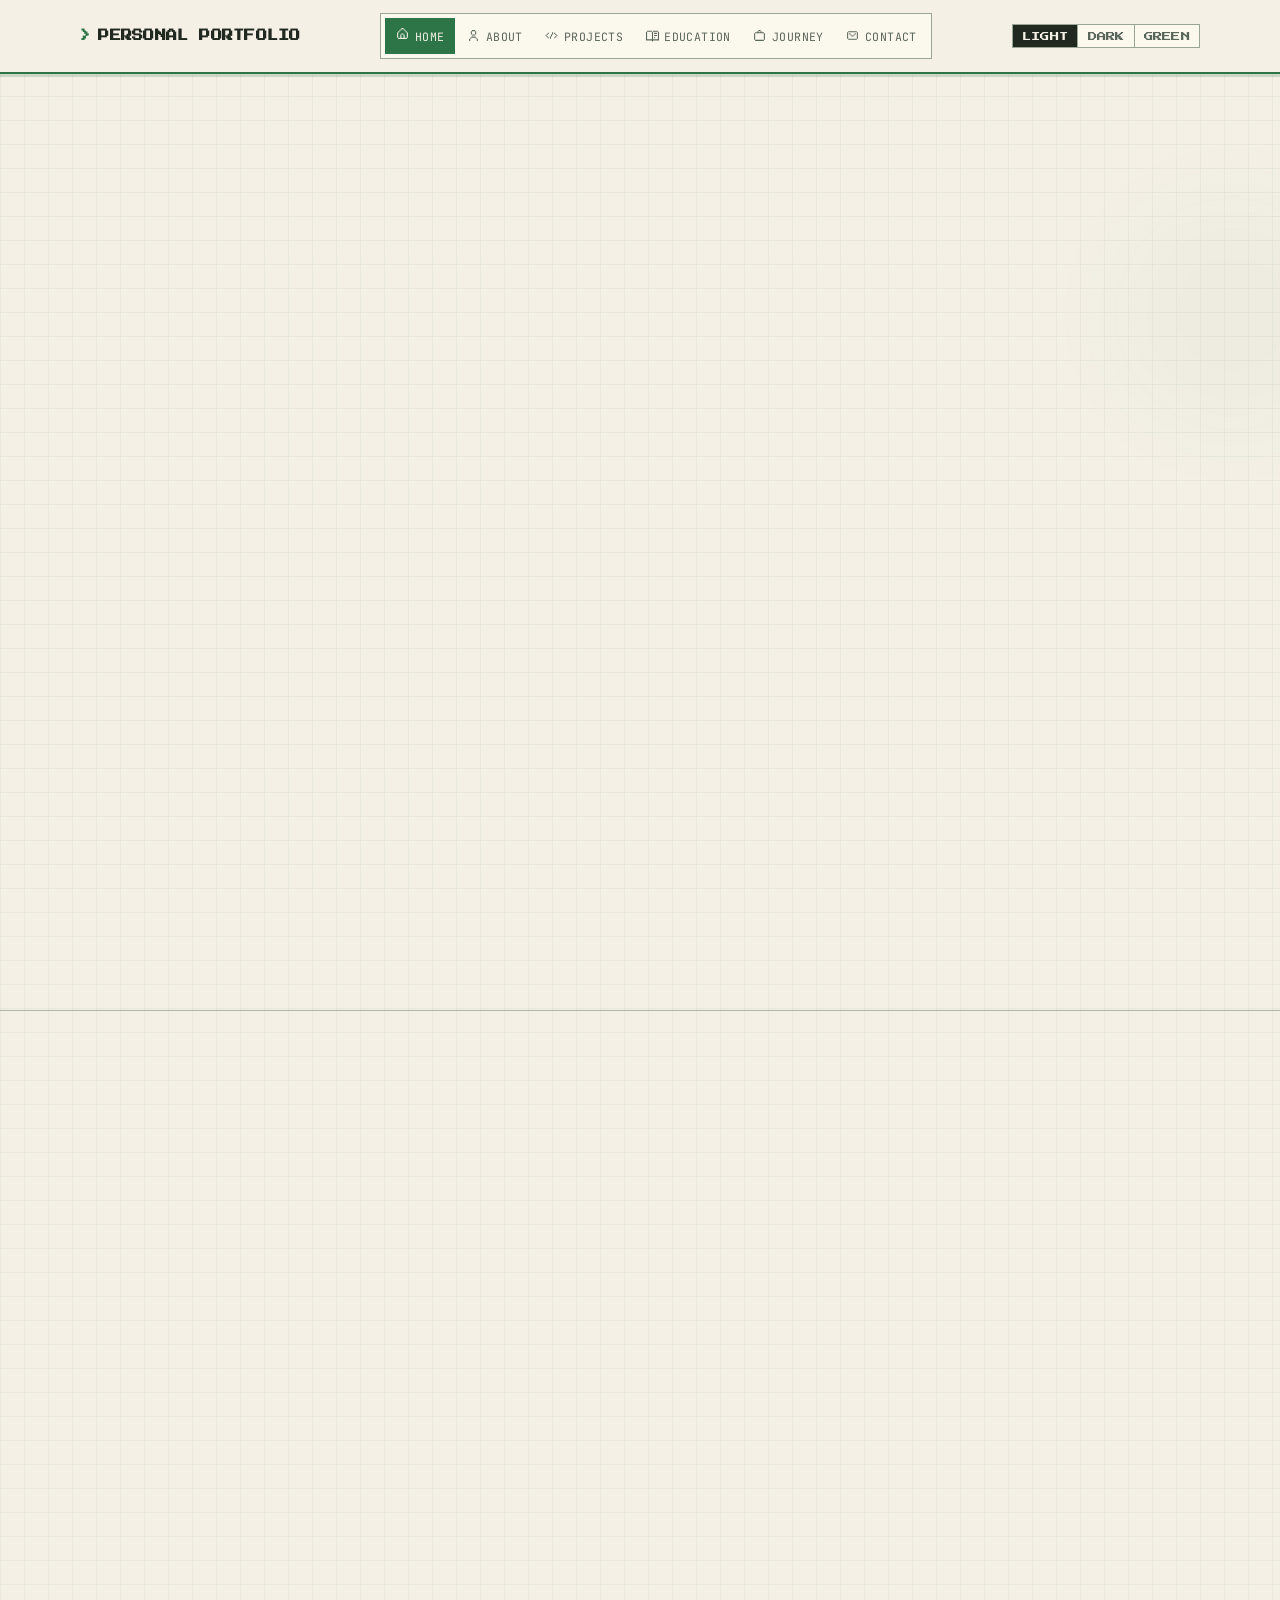
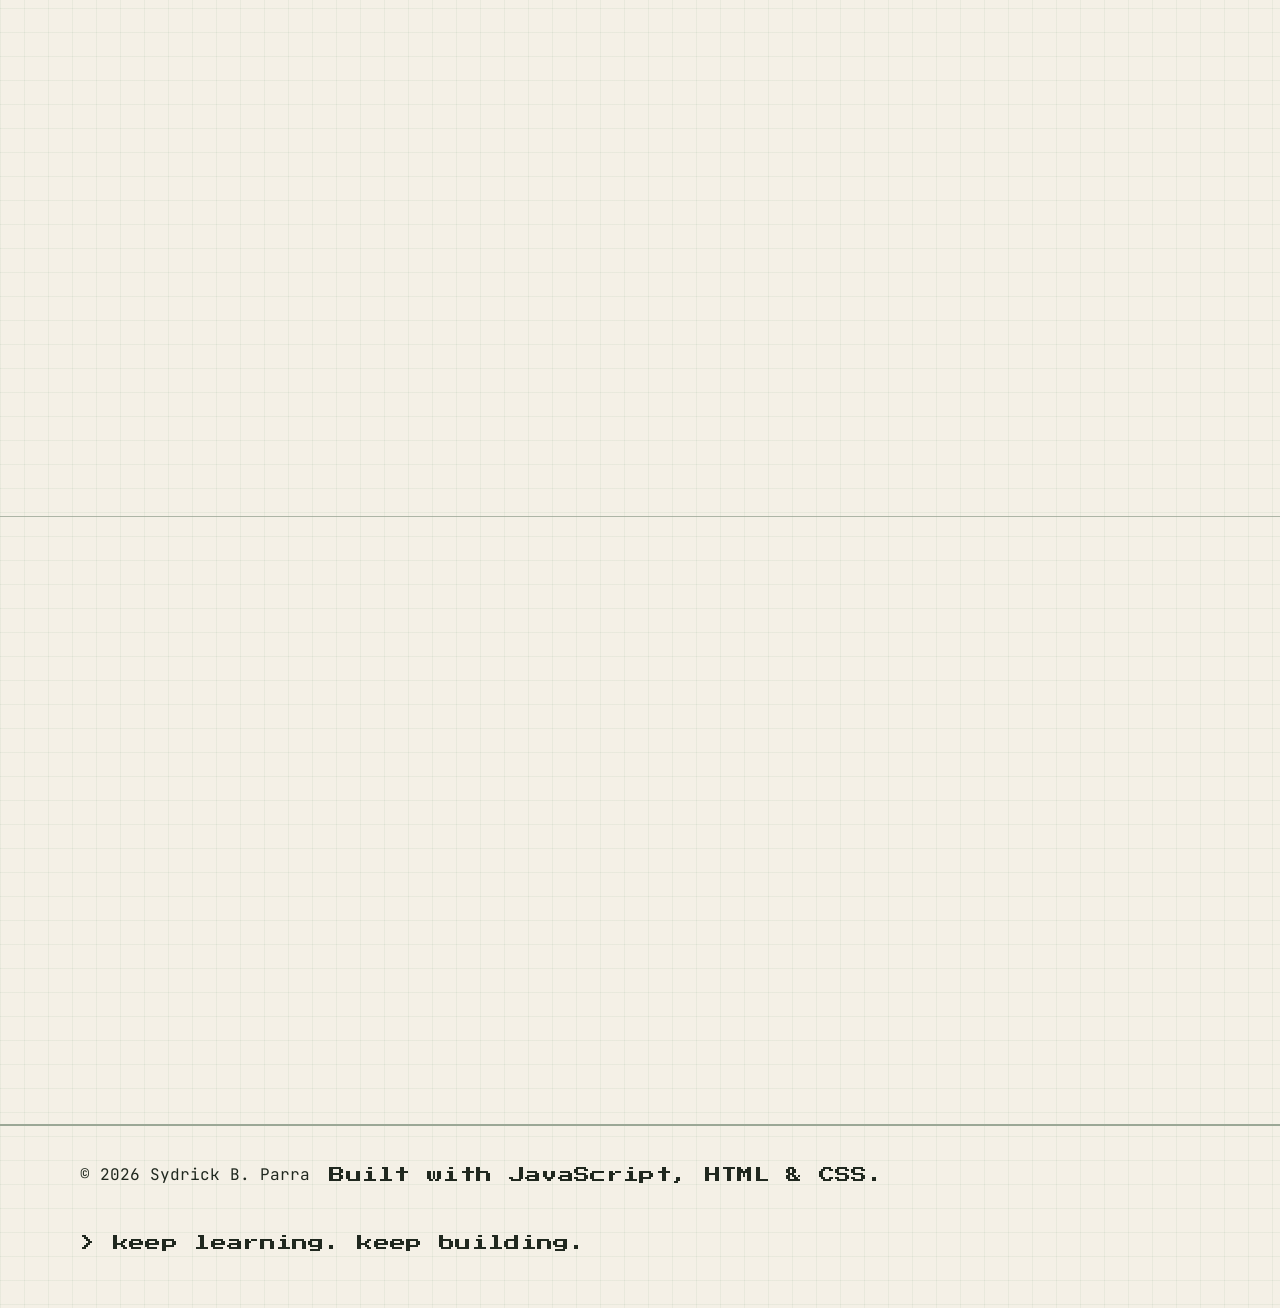
<file: Home.html>
<!doctype html>
<html lang="en">
  <head>
    <meta charset="UTF-8" />
    <meta name="viewport" content="width=device-width, initial-scale=1.0" />
    <meta
      name="description"
      content="Portfolio of Sydrick B. Parra, a junior software developer focused on web applications, data systems, and AI."
    />
    <title>Sydrick B. Parra | Home</title>
    <link rel="preconnect" href="https://fonts.googleapis.com" />
    <link rel="preconnect" href="https://fonts.gstatic.com" crossorigin />
    <link
      href="https://fonts.googleapis.com/css2?family=IBM+Plex+Mono:wght@400;500;600&family=Inter:wght@400;500;600;700&display=swap"
      rel="stylesheet"
    />
    <link rel="stylesheet" href="./styles.css" />
  </head>
  <body>
    <a class="skip-link" href="#main-content">Skip to main content</a>

    <header class="site-header" id="top">
      <div class="container nav-wrap">
        <a href="Home.html" class="brand mono">PERSONAL PORTFOLIO</a>
        <nav class="site-nav" id="siteNav" aria-label="Primary navigation">
          <a href="Home.html" class="mono">HOME</a>
          <a href="About.html" class="mono">ABOUT</a>
          <a href="Projects.html" class="mono">PROJECTS</a>
          <a href="Education.html" class="mono">EDUCATION</a>
          <a href="Journey.html" class="mono">JOURNEY</a>
          <a href="Contact.html" class="mono">CONTACT</a>
        </nav>
        <div class="header-controls">
          <div class="theme-switcher" role="group" aria-label="Theme switcher">
            <button class="theme-btn mono" type="button" data-theme="light">LIGHT</button>
            <button class="theme-btn mono" type="button" data-theme="dark">DARK</button>
            <button class="theme-btn mono" type="button" data-theme="green">GREEN</button>
          </div>
          <button class="menu-toggle mono" id="menuToggle" aria-expanded="false" aria-controls="siteNav" aria-label="Open navigation menu">
            MENU
          </button>
        </div>
      </div>
    </header>

    <main id="main-content">
      <!-- SECTION FILE: Home -->
      <!-- Troubleshooting: if text placeholders are not replaced, inspect data-bind attributes and PORTFOLIO_DATA.personal in script.js -->
      <section class="hero section" id="home">
        <div class="container hero-layout">
          <div>
            <figure class="hero-profile reveal">
              <img src="./assets/IMG_1575.JPG" alt="Portrait of Sydrick B. Parra" />
            </figure>
            <p class="mono overline reveal">HELLO, WORLD.</p>
            <h1 class="hero-title reveal">I'm <span data-bind="name">Sydrick B. Parra</span></h1>
            <p class="mono role reveal" data-bind="role">Junior Software Developer • Web, Data & AI</p>
            <p class="hero-intro reveal">
              I build practical software at the intersection of
              <strong>web development, data systems, and AI</strong> — from responsive interfaces
              to database-backed applications.
            </p>
            <p class="status mono reveal">
              <span class="status-dot" aria-hidden="true"></span>
              <span id="typewriterText" aria-live="polite"></span><span class="cursor" aria-hidden="true"></span>
            </p>
            <div class="hero-actions reveal">
              <a href="Projects.html" class="btn btn-primary mono"><span class="action-icon pixel-icon-code" aria-hidden="true"></span>VIEW MY WORK</a>
              <a href="Contact.html" class="btn btn-secondary mono"><span class="action-icon pixel-icon-mail" aria-hidden="true"></span>CONTACT ME</a>
            </div>
          </div>
          <aside class="quick-panel reveal" aria-label="Primary technologies">
            <h2 class="mono panel-title">CORE STACKS</h2>
            <ul class="stack-list">
              <li>JavaScript</li>
              <li>Python / Flask</li>
              <li>CognoDB / Cypher</li>
              <li>HTML / CSS</li>
              <li>AI / Data</li>
            </ul>
            <a class="btn btn-ghost mono resume-link" href="./assets/SYDRICK_PARRA_RESUME.pdf" download>DOWNLOAD RESUME</a>
          </aside>
        </div>
      </section>

      <section class="section skills-home" id="skills" aria-labelledby="skills-home-title">
        <div class="container">
          <p class="mono overline reveal">02 / SYSTEM CAPABILITIES</p>
          <h2 class="section-title mono reveal" id="skills-home-title">SKILLS &amp; TECH STACK</h2>
          <p class="section-intro reveal">
            A practical toolkit shaped by web development, connected data, applied AI,
            and hands-on troubleshooting.
          </p>
          <div class="skills-grid" id="skillsGrid"></div>
          <ul class="optional-skills" id="optionalSkills" hidden></ul>
        </div>
      </section>

      <!-- Featured work is intentionally visible on the landing page so a recruiter
           can reach the strongest technical project without navigating first. -->
      <section class="section featured-home" aria-labelledby="featured-home-title">
        <div class="container">
          <div class="section-heading-row reveal">
            <div>
              <p class="mono overline">01 / FEATURED</p>
              <h2 class="section-title mono" id="featured-home-title">CAREERGRAPH</h2>
            </div>
            <a class="btn btn-ghost mono" href="Projects.html">VIEW ALL PROJECTS</a>
          </div>
          <article class="home-feature-card reveal">
            <div>
              <p class="mono feature-label">GRAPH DATABASE CAREER EXPLORATION</p>
              <h3>Connecting skills, roles, projects, and learning resources.</h3>
              <p>
                CareerGraph uses CognoDB and Cypher to turn connected career data into
                multi-hop paths and recommendations. The hosted application includes
                graph visualization, validation, API error handling, and responsive UI.
              </p>
              <div class="chip-list" aria-label="CareerGraph technologies">
                <span>Python</span><span>Flask</span><span>CognoDB</span><span>Cypher</span><span>JavaScript</span>
              </div>
            </div>
            <div class="home-feature-actions">
              <a class="btn btn-primary mono" href="https://careergraph-ehpd.onrender.com" target="_blank" rel="noopener noreferrer"><span class="action-icon pixel-icon-play" aria-hidden="true"></span>LIVE DEMO</a>
              <a class="btn btn-secondary mono" href="https://youtu.be/HYSheIQ38fI" target="_blank" rel="noopener noreferrer"><span class="action-icon pixel-icon-video" aria-hidden="true"></span>WATCH VIDEO</a>
            </div>
          </article>
        </div>
      </section>
    </main>

    <footer class="site-footer">
      <div class="container footer-wrap">
        <p>© <span id="year"></span> <span data-bind="name">Sydrick B. Parra</span></p>
        <p class="mono">Built with JavaScript, HTML & CSS.</p>
        <p class="mono">> keep learning. keep building.</p>
      </div>
    </footer>

    <script src="./script.js"></script>
  </body>
</html>
</file>
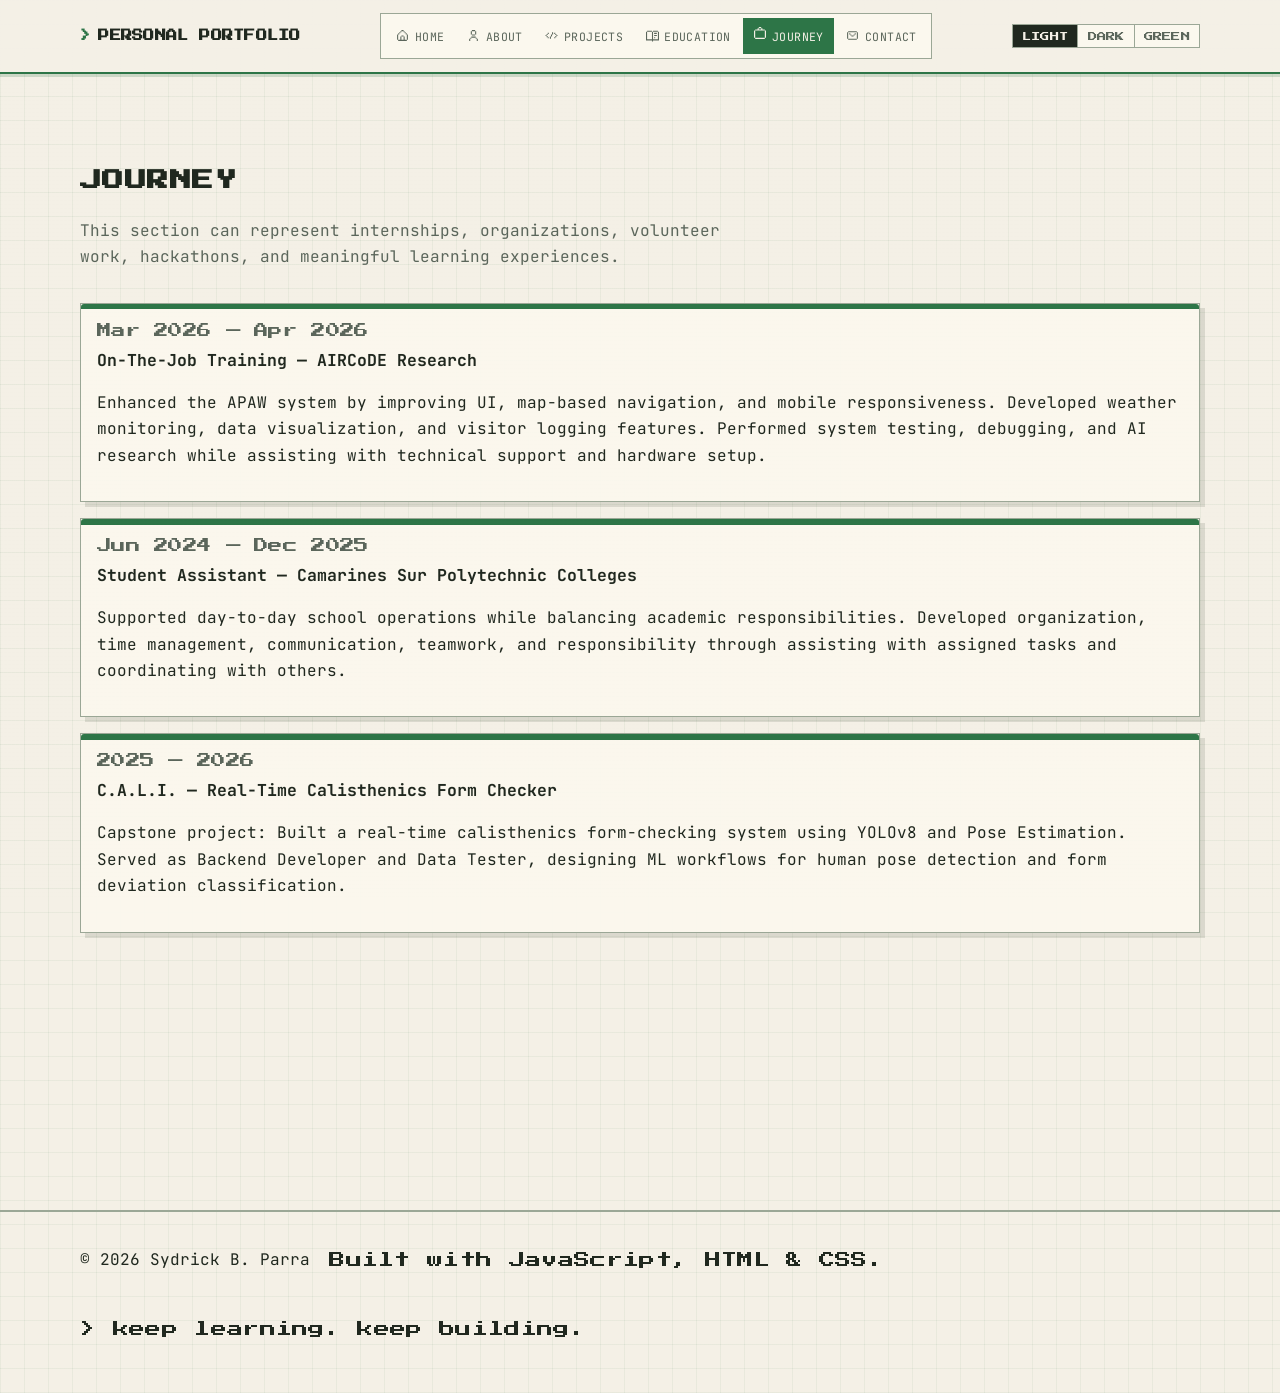
<file: Journey.html>
<!doctype html>
<html lang="en">
  <head>
    <meta charset="UTF-8" />
    <meta name="viewport" content="width=device-width, initial-scale=1.0" />
    <meta name="description" content="Journey section of the portfolio." />
    <title>Sydrick B. Parra | Journey</title>
    <link rel="preconnect" href="https://fonts.googleapis.com" />
    <link rel="preconnect" href="https://fonts.gstatic.com" crossorigin />
    <link
      href="https://fonts.googleapis.com/css2?family=IBM+Plex+Mono:wght@400;500;600&family=Inter:wght@400;500;600;700&display=swap"
      rel="stylesheet"
    />
    <link rel="stylesheet" href="./styles.css" />
  </head>
  <body>
    <a class="skip-link" href="#main-content">Skip to main content</a>
    <header class="site-header" id="top">
      <div class="container nav-wrap">
        <a href="Home.html" class="brand mono">PERSONAL PORTFOLIO</a>
        <nav class="site-nav" id="siteNav" aria-label="Primary navigation">
          <a href="Home.html" class="mono">HOME</a>
          <a href="About.html" class="mono">ABOUT</a>
          <a href="Projects.html" class="mono">PROJECTS</a>
          <a href="Education.html" class="mono">EDUCATION</a>
          <a href="Journey.html" class="mono">JOURNEY</a>
          <a href="Contact.html" class="mono">CONTACT</a>
        </nav>
        <div class="header-controls">
          <div class="theme-switcher" role="group" aria-label="Theme switcher">
            <button class="theme-btn mono" type="button" data-theme="light">LIGHT</button>
            <button class="theme-btn mono" type="button" data-theme="dark">DARK</button>
            <button class="theme-btn mono" type="button" data-theme="green">GREEN</button>
          </div>
          <button class="menu-toggle mono" id="menuToggle" aria-expanded="false" aria-controls="siteNav" aria-label="Open navigation menu">MENU</button>
        </div>
      </div>
    </header>
    <main id="main-content">
      <!-- SECTION FILE: Journey -->
      <!-- Troubleshooting: entries are generated by renderJourney(); keep id="journeyList" -->
      <section class="section" id="journey">
        <div class="container">
          <h2 class="section-title mono reveal">JOURNEY</h2>
          <p class="section-intro reveal">
            This section can represent internships, organizations, volunteer
            work, hackathons, and meaningful learning experiences.
          </p>
          <div class="journey-list" id="journeyList"></div>
        </div>
      </section>
    </main>
    <footer class="site-footer">
      <div class="container footer-wrap">
        <p>© <span id="year"></span> <span data-bind="name">Sydrick B. Parra</span></p>
        <p class="mono">Built with JavaScript, HTML & CSS.</p>
        <p class="mono">> keep learning. keep building.</p>
      </div>
    </footer>
    <script src="./script.js"></script>
  </body>
</html>
</file>
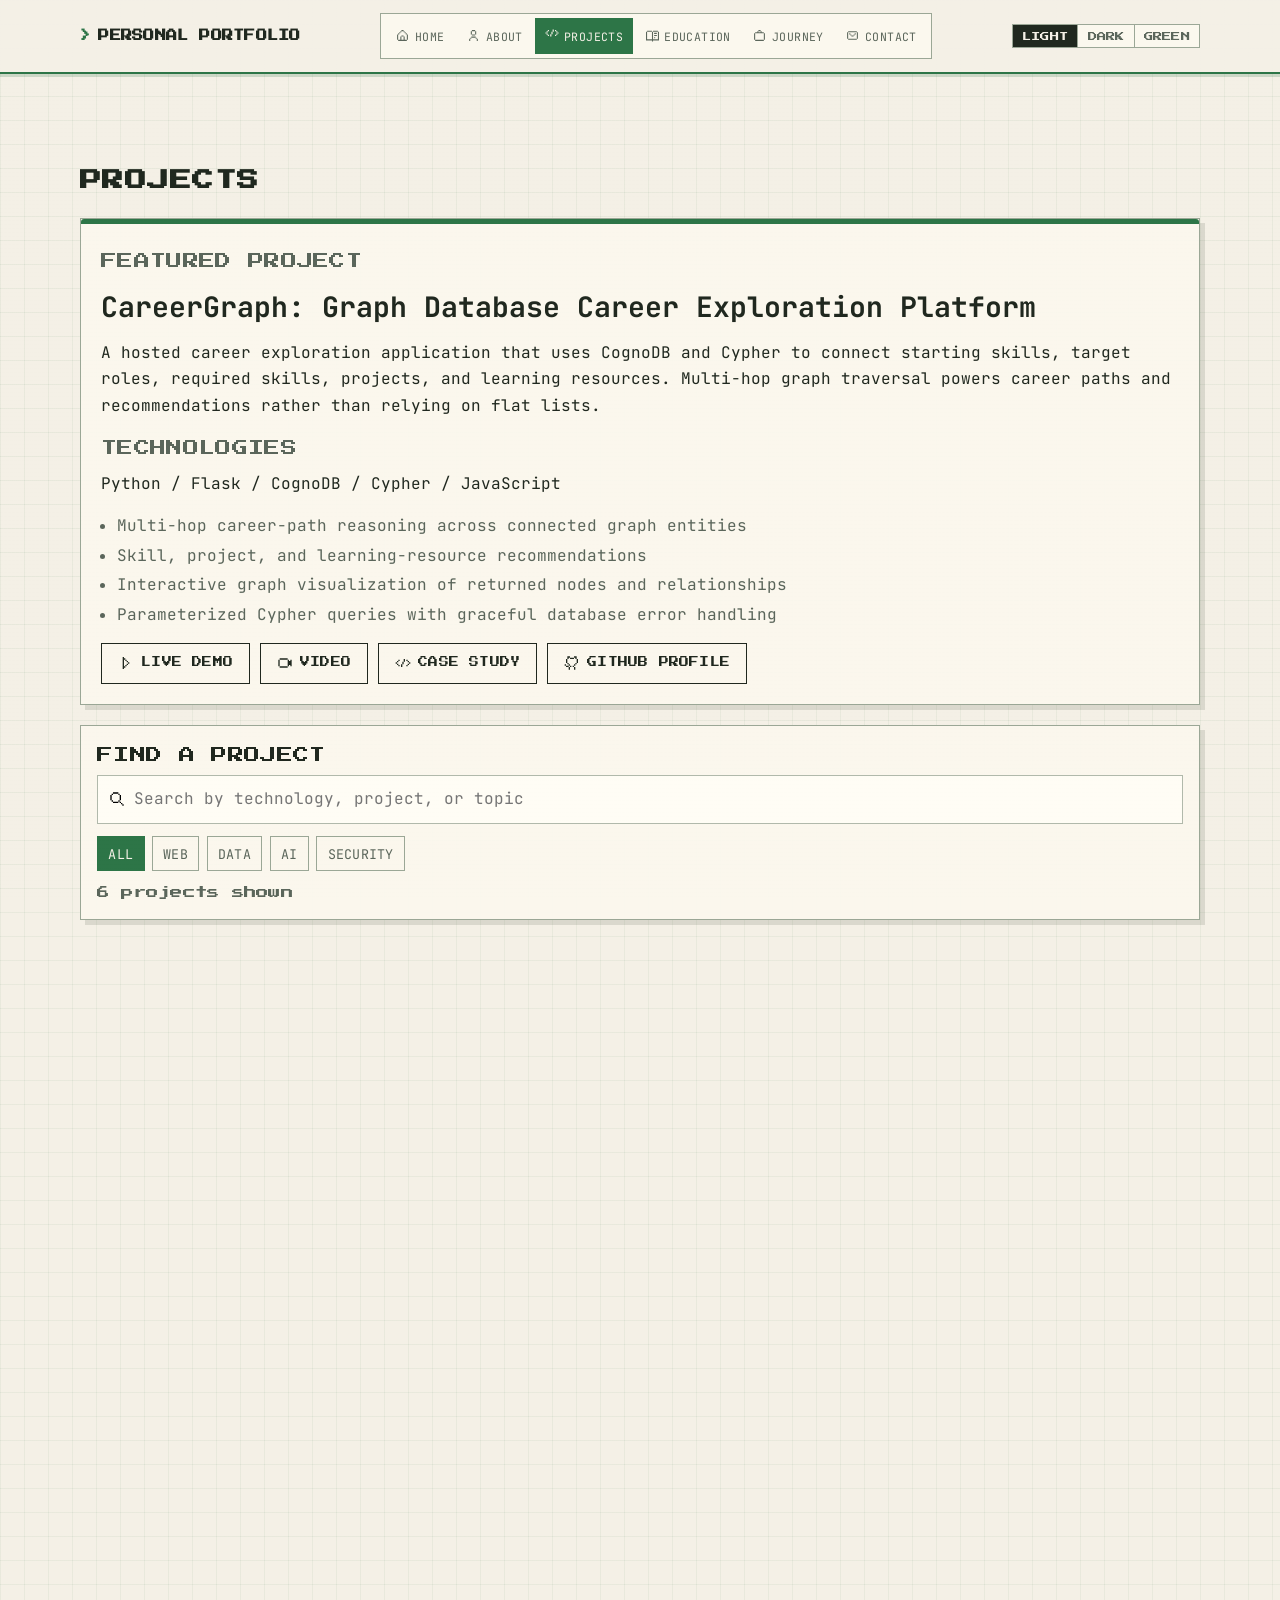
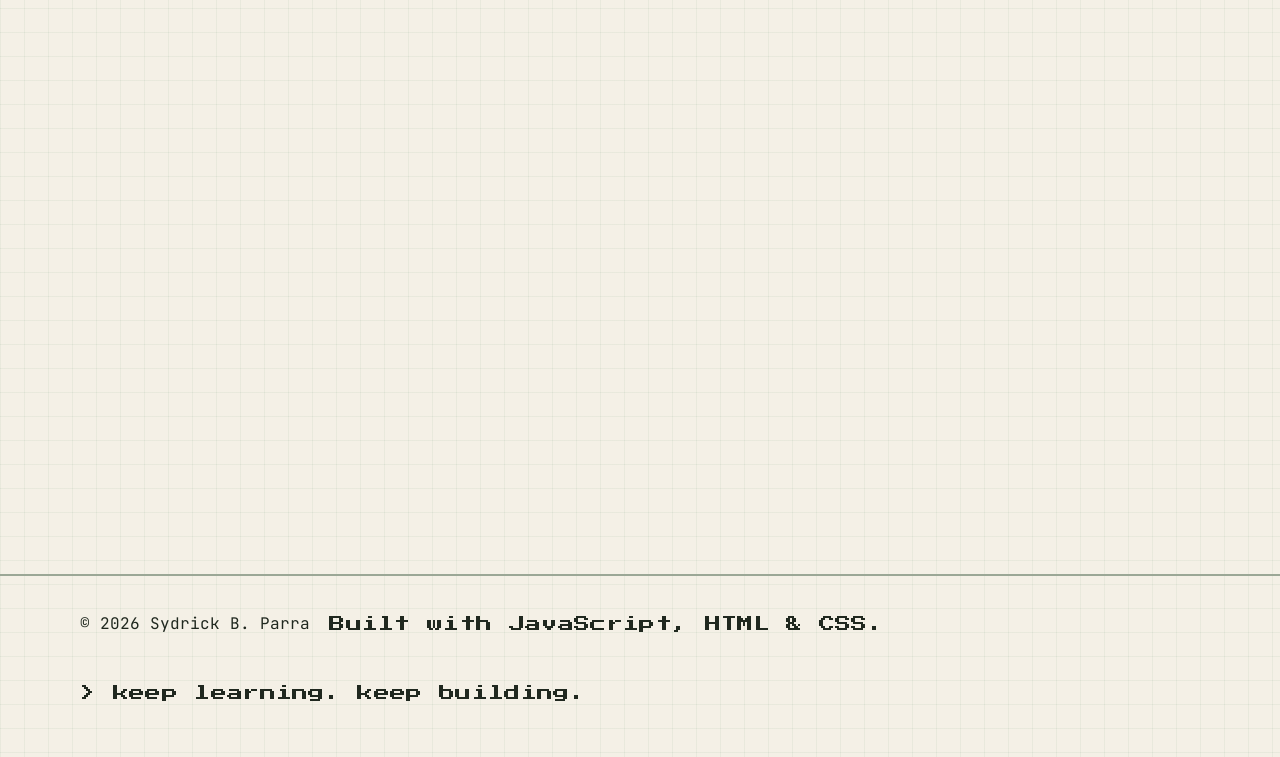
<file: Projects.html>
<!doctype html>
<html lang="en">
  <head>
    <meta charset="UTF-8" />
    <meta name="viewport" content="width=device-width, initial-scale=1.0" />
    <meta name="description" content="Selected software projects by Sydrick B. Parra, including CareerGraph, C.A.L.I., and data applications." />
    <title>Sydrick B. Parra | Projects</title>
    <link rel="preconnect" href="https://fonts.googleapis.com" />
    <link rel="preconnect" href="https://fonts.gstatic.com" crossorigin />
    <link
      href="https://fonts.googleapis.com/css2?family=IBM+Plex+Mono:wght@400;500;600&family=Inter:wght@400;500;600;700&display=swap"
      rel="stylesheet"
    />
    <link rel="stylesheet" href="./styles.css" />
  </head>
  <body>
    <a class="skip-link" href="#main-content">Skip to main content</a>
    <header class="site-header" id="top">
      <div class="container nav-wrap">
        <a href="Home.html" class="brand mono">PERSONAL PORTFOLIO</a>
        <nav class="site-nav" id="siteNav" aria-label="Primary navigation">
          <a href="Home.html" class="mono">HOME</a>
          <a href="About.html" class="mono">ABOUT</a>
          <a href="Projects.html" class="mono">PROJECTS</a>
          <a href="Education.html" class="mono">EDUCATION</a>
          <a href="Journey.html" class="mono">JOURNEY</a>
          <a href="Contact.html" class="mono">CONTACT</a>
        </nav>
        <div class="header-controls">
          <div class="theme-switcher" role="group" aria-label="Theme switcher">
            <button class="theme-btn mono" type="button" data-theme="light">LIGHT</button>
            <button class="theme-btn mono" type="button" data-theme="dark">DARK</button>
            <button class="theme-btn mono" type="button" data-theme="green">GREEN</button>
          </div>
          <button class="menu-toggle mono" id="menuToggle" aria-expanded="false" aria-controls="siteNav" aria-label="Open navigation menu">MENU</button>
        </div>
      </div>
    </header>
    <main id="main-content">
      <!-- SECTION FILE: Projects -->
      <!-- Troubleshooting: featured and grid content are rendered by renderProjects(); keep these IDs unchanged -->
      <section class="section" id="projects">
        <div class="container">
          <h2 class="section-title mono reveal">PROJECTS</h2>
          <article class="featured-project reveal">
            <p class="mono feature-label">FEATURED PROJECT</p>
            <h3 id="featuredProjectName"></h3>
            <p id="featuredProjectSummary"></p>
            <p class="mono small-label">TECHNOLOGIES</p>
            <p id="featuredProjectTech" class="tech-line"></p>
            <div class="project-actions" id="featuredProjectLinks"></div>
          </article>
          <div class="project-explorer reveal" aria-label="Project filters">
            <div class="project-search-wrap">
              <label class="mono" for="projectSearch">FIND A PROJECT</label>
              <input id="projectSearch" type="search" placeholder="Search by technology, project, or topic" autocomplete="off" />
            </div>
            <div class="project-filter-row" role="group" aria-label="Filter projects by category">
              <button class="project-filter is-active mono" type="button" data-filter="ALL" aria-pressed="true">ALL</button>
              <button class="project-filter mono" type="button" data-filter="Web" aria-pressed="false">WEB</button>
              <button class="project-filter mono" type="button" data-filter="Data" aria-pressed="false">DATA</button>
              <button class="project-filter mono" type="button" data-filter="AI" aria-pressed="false">AI</button>
              <button class="project-filter mono" type="button" data-filter="Security" aria-pressed="false">SECURITY</button>
            </div>
            <p id="projectResultCount" class="project-result-count mono" aria-live="polite"></p>
          </div>
          <div class="projects-grid" id="projectsGrid"></div>
        </div>
      </section>
    </main>
    <footer class="site-footer">
      <div class="container footer-wrap">
        <p>© <span id="year"></span> <span data-bind="name">Sydrick B. Parra</span></p>
        <p class="mono">Built with JavaScript, HTML & CSS.</p>
        <p class="mono">> keep learning. keep building.</p>
      </div>
    </footer>
    <script src="./script.js"></script>
  </body>
</html>
</file>
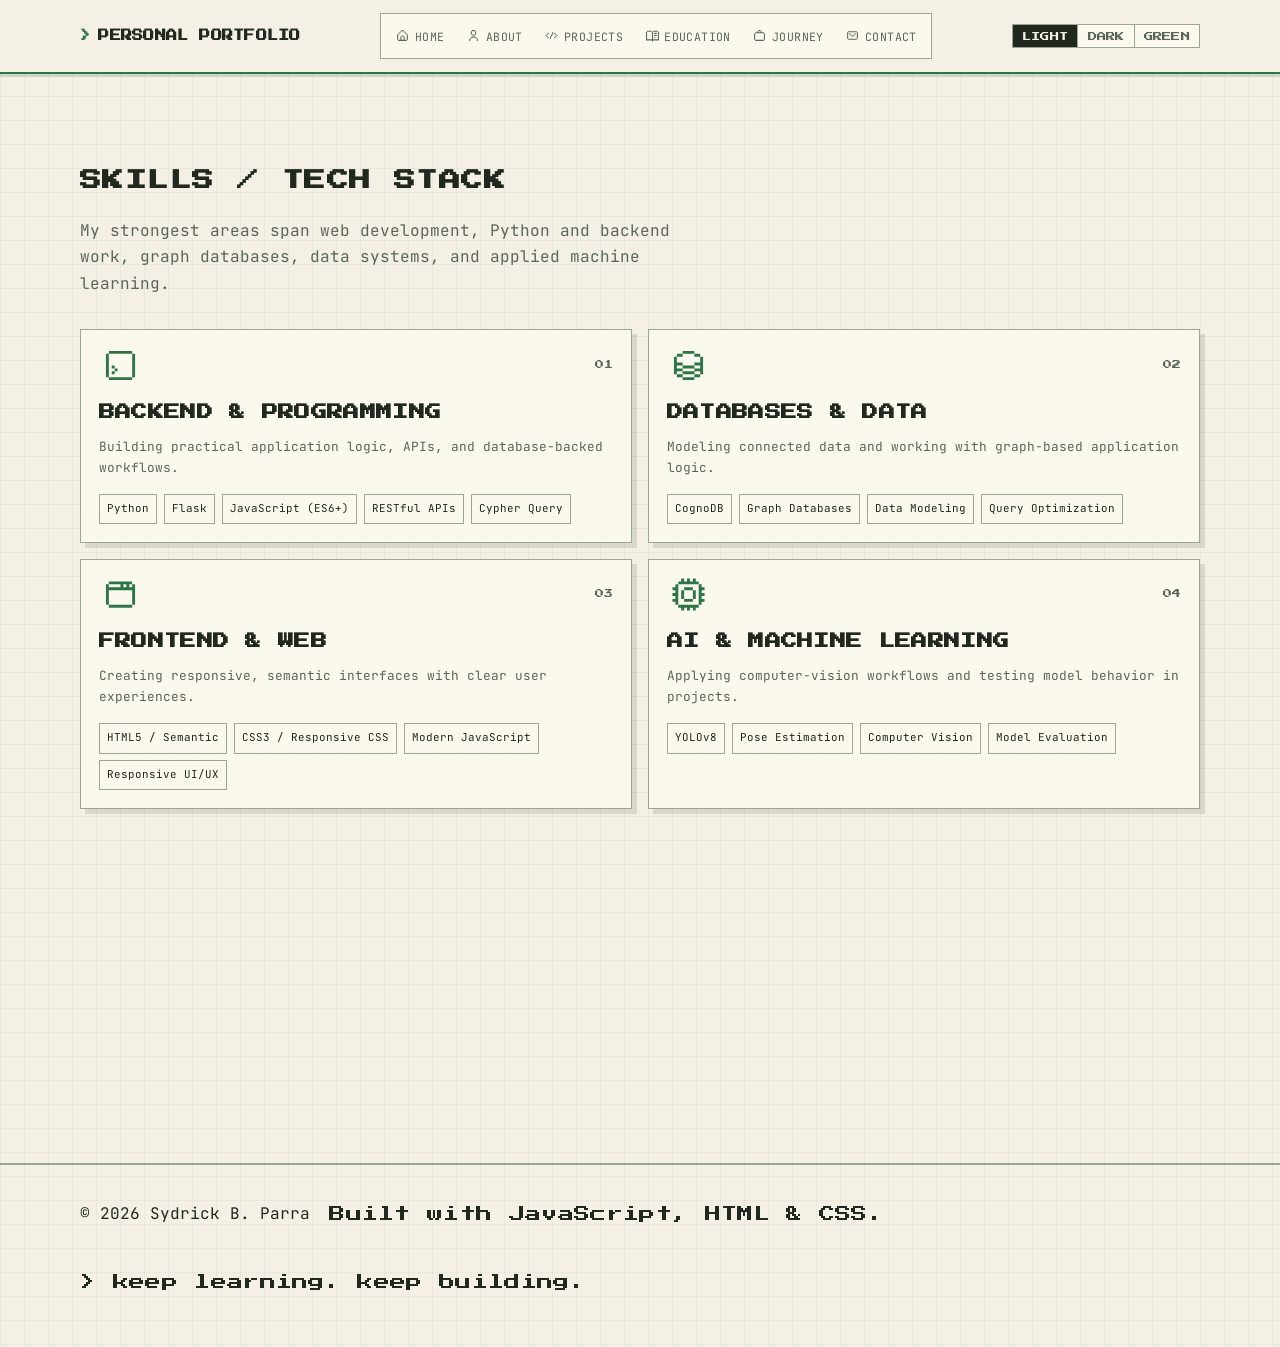
<file: Skills.html>
<!doctype html>
<html lang="en">
  <head>
    <meta charset="UTF-8" />
    <meta name="viewport" content="width=device-width, initial-scale=1.0" />
    <meta name="description" content="Technical skills in web development, backend, databases, data, AI, and engineering tools." />
    <title>Sydrick B. Parra | Skills</title>
    <link rel="preconnect" href="https://fonts.googleapis.com" />
    <link rel="preconnect" href="https://fonts.gstatic.com" crossorigin />
    <link
      href="https://fonts.googleapis.com/css2?family=IBM+Plex+Mono:wght@400;500;600&family=Inter:wght@400;500;600;700&display=swap"
      rel="stylesheet"
    />
    <link rel="stylesheet" href="./styles.css" />
  </head>
  <body>
    <a class="skip-link" href="#main-content">Skip to main content</a>
    <header class="site-header" id="top">
      <div class="container nav-wrap">
        <a href="Home.html" class="brand mono">PERSONAL PORTFOLIO</a>
        <nav class="site-nav" id="siteNav" aria-label="Primary navigation">
          <a href="Home.html" class="mono">HOME</a>
          <a href="About.html" class="mono">ABOUT</a>
          <a href="Projects.html" class="mono">PROJECTS</a>
          <a href="Education.html" class="mono">EDUCATION</a>
          <a href="Journey.html" class="mono">JOURNEY</a>
          <a href="Contact.html" class="mono">CONTACT</a>
        </nav>
        <div class="header-controls">
          <div class="theme-switcher" role="group" aria-label="Theme switcher">
            <button class="theme-btn mono" type="button" data-theme="light">LIGHT</button>
            <button class="theme-btn mono" type="button" data-theme="dark">DARK</button>
            <button class="theme-btn mono" type="button" data-theme="green">GREEN</button>
          </div>
          <button class="menu-toggle mono" id="menuToggle" aria-expanded="false" aria-controls="siteNav" aria-label="Open navigation menu">MENU</button>
        </div>
      </div>
    </header>
    <main id="main-content">
      <!-- SECTION FILE: Skills -->
      <!-- Troubleshooting: cards and chips are rendered in script.js; keep ids skillsGrid and optionalSkills -->
      <section class="section" id="skills">
        <div class="container">
          <h2 class="section-title mono reveal">SKILLS / TECH STACK</h2>
          <p class="section-intro reveal">
            My strongest areas span web development, Python and backend work,
            graph databases, data systems, and applied machine learning.
          </p>
          <div class="skills-grid" id="skillsGrid"></div>
        </div>
      </section>
    </main>
    <footer class="site-footer">
      <div class="container footer-wrap">
        <p>© <span id="year"></span> <span data-bind="name">Sydrick B. Parra</span></p>
        <p class="mono">Built with JavaScript, HTML & CSS.</p>
        <p class="mono">> keep learning. keep building.</p>
      </div>
    </footer>
    <script src="./script.js"></script>
  </body>
</html>
</file>
<file: styles.css>
@import url("https://fonts.googleapis.com/css2?family=JetBrains+Mono:wght@400;500;600;700&family=Plus+Jakarta+Sans:wght@400;500;600;700;800&family=Press+Start+2P&display=swap");

/* ============================================================
   STITCH DESIGN TOKEN INTEGRATION
   - Plus Jakarta Sans (body) + JetBrains Mono (code)
   - Material Design 3 color system (3 themes)
   - Glassmorphism, ambient glows, rounded bento-grid cards
   ============================================================ */

:root {
  /* Light theme (Material 3 baseline) */
  --bg: #fbf7f4;
  --text: #1b1b1b;
  --muted: #5f5e5c;
  --line: #e3e1db;
  --accent: #2f6f6b;
  --accent-glow: rgba(47, 111, 107, 0.35);
  --surface: #ffffff;
  --surface-glass: rgba(255, 255, 255, 0.72);
  --focus: #2f6fe0;
  --shadow: 0 12px 32px rgba(27, 27, 27, 0.08);
  --shadow-glow: 0 8px 24px rgba(47, 111, 107, 0.18);
  --header-bg: rgba(251, 247, 244, 0.85);
  --input-bg: #ffffff;
  --section-line: rgba(27, 27, 27, 0.06);
  --card-lift: translateY(-4px);
  --radius-sm: 10px;
  --radius: 16px;
  --radius-lg: 24px;
  --font-body: "Plus Jakarta Sans", system-ui, -apple-system, "Segoe UI", sans-serif;
  --font-mono: "JetBrains Mono", ui-monospace, SFMono-Regular, Menlo, Consolas, monospace;
  --spacing-xs: 0.5rem;
  --spacing-sm: 0.75rem;
  --spacing: 1rem;
  --spacing-md: 1.5rem;
  --spacing-lg: 2rem;
  --spacing-xl: 3rem;
}

:root[data-theme="dark"] {
  --bg: #101212;
  --text: #eef1f1;
  --muted: #9aa3a1;
  --line: #2a2e2d;
  --accent: #6db3a5;
  --accent-glow: rgba(109, 179, 165, 0.4);
  --surface: #161918;
  --surface-glass: rgba(22, 25, 24, 0.72);
  --focus: #97b4ff;
  --shadow: 0 12px 32px rgba(0, 0, 0, 0.4);
  --shadow-glow: 0 8px 24px rgba(109, 179, 165, 0.22);
  --header-bg: rgba(16, 18, 18, 0.85);
  --input-bg: #121514;
  --section-line: rgba(238, 241, 241, 0.08);
}

:root[data-theme="green"] {
  --bg: #eef5f1;
  --text: #15241e;
  --muted: #455d52;
  --line: #d4e3da;
  --accent: #1f6f55;
  --accent-glow: rgba(31, 111, 85, 0.32);
  --surface: #ffffff;
  --surface-glass: rgba(255, 255, 255, 0.75);
  --focus: #2f6fe0;
  --shadow: 0 12px 32px rgba(21, 36, 30, 0.1);
  --shadow-glow: 0 8px 24px rgba(31, 111, 85, 0.16);
  --header-bg: rgba(238, 245, 241, 0.85);
  --input-bg: #ffffff;
  --section-line: rgba(21, 36, 30, 0.08);
}

*,
*::before,
*::after {
  box-sizing: border-box;
}

html {
  scroll-behavior: smooth;
}

body {
  margin: 0;
  font-family: "Inter", system-ui, -apple-system, "Segoe UI", sans-serif;
  background: var(--bg);
  color: var(--text);
  line-height: 1.65;
  transition: background-color 220ms ease, color 220ms ease;
  background-image: linear-gradient(
    to bottom,
    transparent 95%,
    rgba(0, 0, 0, 0.015) 100%
  );
}

img {
  max-width: 100%;
  height: auto;
}

a {
  color: inherit;
}

.mono {
  font-family: "IBM Plex Mono", ui-monospace, SFMono-Regular, Menlo, Consolas,
    monospace;
}

.container {
  width: min(1120px, 92vw);
  margin: 0 auto;
}

.section {
  padding: 5.5rem 0;
}

.section + .section {
  border-top: 1px solid var(--section-line);
}

.section-title {
  font-size: clamp(1.4rem, 2.6vw, 2rem);
  margin: 0 0 1.2rem;
  letter-spacing: 0.04em;
}

.section-intro {
  color: var(--muted);
  max-width: 64ch;
  margin: 0 0 2rem;
}

.skip-link {
  position: absolute;
  left: 0.75rem;
  top: -3.2rem;
  background: var(--text);
  color: var(--bg);
  padding: 0.55rem 0.8rem;
  border-radius: 0.2rem;
  z-index: 200;
}

.skip-link:focus {
  top: 0.75rem;
}

.site-header {
  position: sticky;
  top: 0;
  z-index: 150;
  background: var(--header-bg);
  border-bottom: 1px solid var(--line);
  backdrop-filter: blur(8px);
}

.nav-wrap {
  display: flex;
  align-items: center;
  justify-content: space-between;
  min-height: 4rem;
  gap: 1rem;
}

.brand {
  text-decoration: none;
  font-weight: 600;
  letter-spacing: 0.04em;
}

.site-nav {
  display: flex;
  align-items: center;
  gap: 1.2rem;
}

.header-controls {
  display: flex;
  align-items: center;
  gap: 0.75rem;
}

.theme-switcher {
  display: inline-flex;
  border: 1px solid var(--line);
}

.theme-btn {
  border: 0;
  border-right: 1px solid var(--line);
  background: transparent;
  color: var(--muted);
  padding: 0.38rem 0.58rem;
  font-size: 0.72rem;
  letter-spacing: 0.03em;
  cursor: pointer;
}

.theme-btn:last-child {
  border-right: 0;
}

.theme-btn[aria-pressed="true"] {
  background: var(--text);
  color: var(--bg);
}

.site-nav a {
  text-decoration: none;
  font-size: 0.9rem;
  letter-spacing: 0.03em;
  border-bottom: 1px solid transparent;
  padding-bottom: 0.15rem;
  transition: border-color 180ms ease;
}

.site-nav a:hover,
.site-nav a:focus-visible {
  border-color: var(--accent);
}

.site-nav a.is-active {
  border-color: var(--accent);
  color: var(--accent);
}

.menu-toggle {
  display: none;
  border: 1px solid var(--line);
  background: transparent;
  color: inherit;
  padding: 0.5rem 0.75rem;
  cursor: pointer;
}

.hero {
  padding-top: 6rem;
}

.hero-layout {
  display: grid;
  gap: 2rem;
  grid-template-columns: 1.35fr 1fr;
  align-items: start;
}

.hero-profile {
  margin: 0 0 1rem;
  width: fit-content;
}

.hero-profile img {
  width: 150px;
  height: 200px;
  border: 1px solid var(--line);
  padding: 0.2rem;
  background: var(--surface);
  object-fit: cover;
  display: block;
}

.hero-profile figcaption {
  margin-top: 0.45rem;
  font-size: 0.72rem;
  color: var(--muted);
  letter-spacing: 0.03em;
}

.overline {
  margin: 0 0 1rem;
  color: var(--accent);
  letter-spacing: 0.03em;
}

.hero-title {
  margin: 0;
  font-size: clamp(2rem, 6.8vw, 4rem);
  line-height: 1.1;
}

.role {
  margin: 0.9rem 0 1rem;
  color: var(--muted);
}

.hero-intro {
  font-size: clamp(1rem, 1.7vw, 1.2rem);
  max-width: 56ch;
  margin: 0 0 1.4rem;
}

.status {
  display: inline-flex;
  align-items: center;
  gap: 0.45rem;
  margin: 0 0 1.8rem;
  color: var(--muted);
}

.status-dot {
  width: 0.6rem;
  height: 0.6rem;
  border-radius: 50%;
  background: var(--accent);
}

.cursor {
  display: inline-block;
  width: 0.65ch;
  height: 1.1em;
  background: var(--text);
  animation: blink 1.1s steps(1) infinite;
}

@keyframes blink {
  0%,
  49% {
    opacity: 1;
  }
  50%,
  100% {
    opacity: 0;
  }
}

.hero-actions {
  display: flex;
  flex-wrap: wrap;
  gap: 0.7rem;
}

.btn {
  display: inline-flex;
  align-items: center;
  justify-content: center;
  border: 1px solid var(--text);
  text-decoration: none;
  padding: 0.72rem 1rem;
  font-size: 0.86rem;
  letter-spacing: 0.03em;
  transition: transform 180ms ease, background-color 180ms ease,
    color 180ms ease;
  cursor: pointer;
}

.btn:hover,
.btn:focus-visible {
  transform: translateY(-2px);
}

.btn-primary {
  background: var(--text);
  color: var(--bg);
}

.btn-secondary {
  background: transparent;
  color: var(--text);
}

.btn-ghost {
  border-color: var(--line);
  color: var(--muted);
}

.btn-disabled {
  border-color: var(--line);
  color: var(--muted);
  background: transparent;
  cursor: not-allowed;
}

.btn-disabled:hover,
.btn-disabled:focus-visible {
  transform: none;
}

.quick-panel {
  background: var(--surface);
  border: 1px solid var(--line);
  padding: 1.2rem;
  position: relative;
}

.quick-panel::before,
.editor-card::before,
.featured-project::before,
.project-card::before,
.journey-item::before,
.github-card::before,
.contact-info::before,
.contact-form::before {
  content: "";
  position: absolute;
  left: 0;
  top: 0;
  width: 100%;
  height: 2px;
  background: var(--accent);
  opacity: 0.4;
}

.panel-title {
  margin: 0 0 1rem;
  font-size: 0.95rem;
}

.stack-list {
  display: grid;
  gap: 0.5rem;
  list-style: none;
  margin: 0 0 1.2rem;
  padding: 0;
}

.stack-list li {
  border: 1px solid var(--line);
  padding: 0.55rem 0.65rem;
}

.resume-link {
  width: 100%;
}

.editor-card {
  border: 1px solid var(--line);
  background: var(--surface);
  position: relative;
}

.editor-top {
  border-bottom: 1px solid var(--line);
  min-height: 2.4rem;
  display: flex;
  align-items: center;
  gap: 0.5rem;
  padding: 0 0.85rem;
}

.dot {
  width: 0.64rem;
  height: 0.64rem;
  border-radius: 50%;
}

.dot.red {
  background: #d96d5c;
}

.dot.yellow {
  background: #d2ab52;
}

.dot.green {
  background: #74a470;
}

.editor-label {
  margin-left: 0.5rem;
  color: var(--muted);
  font-size: 0.88rem;
}

.editor-body {
  padding: 1.2rem;
}

.editor-body p {
  margin: 0 0 1rem;
}

.skills-grid {
  display: grid;
  gap: 1rem;
  grid-template-columns: repeat(2, minmax(0, 1fr));
}

.skill-card {
  border: 1px solid var(--line);
  background: var(--surface);
  padding: 1.1rem;
  transition: transform 200ms ease, box-shadow 220ms ease;
  position: relative;
}

.skill-card:hover,
.skill-card:focus-within {
  transform: var(--card-lift);
  box-shadow: var(--shadow);
}

.skill-title {
  margin: 0 0 0.65rem;
  font-size: 1rem;
}

.skill-tags {
  margin: 0;
  color: var(--muted);
}

.optional-skills {
  margin-top: 1.5rem;
}

.optional-label {
  margin: 0 0 0.6rem;
  color: var(--muted);
}

.chip-list {
  list-style: none;
  padding: 0;
  margin: 0;
  display: flex;
  flex-wrap: wrap;
  gap: 0.55rem;
}

.chip-list li {
  border: 1px solid var(--line);
  padding: 0.32rem 0.65rem;
  font-size: 0.86rem;
}

.featured-project {
  border: 1px solid var(--line);
  background: var(--surface);
  padding: 1.25rem;
  margin-bottom: 1rem;
  position: relative;
}

.feature-label,
.small-label {
  color: var(--muted);
  margin: 0;
}

.featured-project h3 {
  margin: 0.55rem 0 0.45rem;
  font-size: clamp(1.3rem, 2.2vw, 1.9rem);
}

.featured-project p {
  margin-top: 0.6rem;
}

.tech-line {
  margin-top: 0.45rem;
}

.project-actions {
  display: flex;
  flex-wrap: wrap;
  gap: 0.62rem;
  margin-top: 1rem;
}

.projects-grid {
  display: grid;
  grid-template-columns: repeat(2, minmax(0, 1fr));
  gap: 1rem;
}

.project-card {
  border: 1px solid var(--line);
  background: var(--surface);
  padding: 1rem;
  transition: transform 180ms ease, box-shadow 220ms ease;
  position: relative;
}

.project-card:hover,
.project-card:focus-within {
  transform: var(--card-lift);
  box-shadow: var(--shadow);
}

.project-index {
  margin: 0;
  color: var(--muted);
  font-size: 0.88rem;
}

.project-title {
  margin: 0.52rem 0 0.45rem;
  font-size: 1.1rem;
}

.project-desc {
  margin: 0 0 0.6rem;
  color: var(--muted);
}

.meta-label {
  font-size: 0.85rem;
  margin: 0.65rem 0 0.35rem;
  color: var(--muted);
}

.project-list {
  margin: 0;
  padding-left: 1rem;
}

.project-list li {
  margin-bottom: 0.2rem;
}

.timeline {
  border-left: 1px solid var(--line);
  display: grid;
  gap: 1.25rem;
  padding-left: 1rem;
}

.timeline-item {
  position: relative;
}

.timeline-item::before {
  content: "";
  width: 0.52rem;
  height: 0.52rem;
  border-radius: 50%;
  background: var(--accent);
  position: absolute;
  left: -1.29rem;
  top: 0.32rem;
}

.timeline-item h3,
.journey-item h3 {
  margin: 0.2rem 0 0.35rem;
  font-size: 1.03rem;
}

.timeline-meta {
  margin: 0;
  color: var(--muted);
  font-size: 0.9rem;
}

.journey-list {
  display: grid;
  gap: 1rem;
}

.journey-item {
  border: 1px solid var(--line);
  padding: 1rem;
  background: var(--surface);
  position: relative;
}

.github-card {
  border: 1px solid var(--line);
  background: var(--surface);
  padding: 1rem;
  position: relative;
}

.certificates-grid {
  display: grid;
  gap: 1rem;
  grid-template-columns: repeat(auto-fit, minmax(300px, 1fr));
}

.featured-certificate {
  margin: 1.5rem 0 2.5rem;
}

.featured-certificate-card {
  display: grid;
  grid-template-columns: minmax(0, 1.4fr) minmax(180px, 0.6fr);
  gap: 1.25rem;
  border: 1px solid var(--accent);
  background: var(--surface);
  padding: clamp(1rem, 3vw, 1.5rem);
  position: relative;
  box-shadow: var(--shadow);
}

.featured-certificate-card::before {
  content: "";
  position: absolute;
  inset: 0 auto 0 0;
  width: 0.3rem;
  background: var(--accent);
}

.featured-certificate-copy h3 {
  margin: 0.35rem 0 0.55rem;
  font-size: clamp(1.35rem, 3vw, 2rem);
}

.featured-certificate-copy > p:not(.certificate-kicker) {
  color: var(--muted);
  max-width: 65ch;
}

.featured-certificate-stats {
  display: grid;
  grid-template-columns: repeat(2, minmax(0, 1fr));
  gap: 0.75rem;
  margin: 1.2rem 0;
}

.featured-certificate-stats div {
  border-top: 1px solid var(--line);
  padding-top: 0.55rem;
}

.featured-certificate-stats span,
.featured-certificate-stats strong {
  display: block;
}

.featured-certificate-stats span {
  color: var(--muted);
  font-size: 0.7rem;
}

.featured-certificate-stats strong {
  margin-top: 0.2rem;
}

.featured-certificate-stats .result-status {
  color: var(--accent);
}

.featured-certificate-preview {
  align-self: center;
  position: relative;
  border: 0;
  padding: 0;
  background: transparent;
  cursor: pointer;
}

.featured-certificate-preview img {
  display: block;
  width: 100%;
  max-height: 290px;
  object-fit: contain;
  border: 1px solid var(--line);
  background: var(--bg);
}

.certificate-collection-title {
  margin: 0 0 1rem;
  font-size: 0.95rem;
  letter-spacing: 0.04em;
}

.certificate-card {
  border: 1px solid var(--line);
  background: var(--surface);
  padding: 1rem;
  display: grid;
  gap: 0.75rem;
  grid-template-columns: 120px 1fr;
  align-items: start;
  transition: transform 180ms ease, box-shadow 220ms ease;
  position: relative;
}

.certificate-card:hover,
.certificate-card:focus-within {
  transform: var(--card-lift);
  box-shadow: var(--shadow);
}

.certificate-image img {
  width: 100%;
  height: auto;
  border: 1px solid var(--line);
  background: var(--bg);
  object-fit: contain;
}

.certificate-title {
  margin: 0 0 0.25rem;
  font-size: 1.05rem;
}

.certificate-meta {
  margin: 0 0 0.5rem;
  font-size: 0.82rem;
}

.certificate-desc {
  margin: 0 0 0.5rem;
  color: var(--muted);
  font-size: 0.9rem;
}

.inline-link {
  display: inline-block;
  margin-top: 0.35rem;
}

@media (max-width: 600px) {
  .featured-certificate-card {
    grid-template-columns: 1fr;
  }

  .featured-certificate-stats {
    grid-template-columns: 1fr;
  }

  .certificate-card {
    grid-template-columns: 1fr;
  }
  .certificate-image {
    max-width: 280px;
    justify-self: center;
  }
}

.certificate-image {
  position: relative;
  border: 0;
  padding: 0;
  background: transparent;
  cursor: pointer;
  text-align: left;
}

.certificate-image img {
  display: block;
  width: 100%;
  aspect-ratio: 4 / 3;
  border: 1px solid var(--line);
  background: var(--bg);
  object-fit: contain;
}

.certificate-view-label {
  position: absolute;
  left: 0.5rem;
  bottom: 0.5rem;
  padding: 0.3rem 0.45rem;
  border: 1px solid var(--line);
  background: var(--surface);
  color: var(--text);
  font-size: 0.68rem;
  opacity: 0;
  transform: translateY(3px);
  transition: opacity 160ms ease, transform 160ms ease;
}

.certificate-image:hover .certificate-view-label,
.certificate-image:focus-visible .certificate-view-label {
  opacity: 1;
  transform: translateY(0);
}

.certificate-kicker {
  color: var(--accent);
  font-size: 0.72rem;
  letter-spacing: 0.08em;
  margin-bottom: 0.3rem;
}

.certificate-actions {
  display: flex;
  flex-wrap: wrap;
  gap: 0.45rem;
}

.certificate-viewer {
  width: min(92vw, 1100px);
  max-width: 1100px;
  padding: 0;
  border: 1px solid var(--line);
  background: var(--surface);
  color: var(--text);
}

.certificate-viewer::backdrop {
  background: rgba(0, 0, 0, 0.72);
}

.certificate-viewer-panel {
  display: grid;
  grid-template-rows: auto 1fr auto;
  max-height: 90vh;
}

.certificate-viewer-header,
.certificate-viewer-footer {
  padding: 0.9rem 1rem;
  border-bottom: 1px solid var(--line);
  display: flex;
  align-items: center;
  justify-content: space-between;
  gap: 1rem;
}

.certificate-viewer-footer {
  border-bottom: 0;
  border-top: 1px solid var(--line);
  justify-content: flex-end;
}

.certificate-viewer-header h2 {
  margin: 0.1rem 0 0;
  font-size: clamp(1rem, 2vw, 1.35rem);
}

.certificate-viewer-label {
  margin: 0;
  color: var(--accent);
  font-size: 0.7rem;
}

.certificate-viewer-body {
  padding: 1rem;
  overflow: auto;
  background: var(--bg);
  display: grid;
  place-items: center;
}

.certificate-viewer-body img {
  display: block;
  width: min(100%, 900px);
  max-height: 70vh;
  object-fit: contain;
  border: 1px solid var(--line);
}

.contact-layout {
  display: grid;
  grid-template-columns: 1fr 1fr;
  gap: 1rem;
}

.contact-info {
  border: 1px solid var(--line);
  background: var(--surface);
  padding: 1rem;
  position: relative;
}

.contact-info dl {
  margin: 1rem 0 0;
}

.contact-info dt {
  margin-top: 0.7rem;
}

.contact-info dd {
  margin: 0.2rem 0 0;
}

.contact-form {
  border: 1px solid var(--line);
  background: var(--surface);
  padding: 1rem;
  display: grid;
  gap: 0.55rem;
  position: relative;
}

.form-note {
  margin: 0 0 0.4rem;
  color: var(--muted);
  font-size: 0.85rem;
}

input,
textarea {
  width: 100%;
  border: 1px solid var(--line);
  padding: 0.62rem 0.68rem;
  font: inherit;
  background: var(--input-bg);
  color: var(--text);
}

textarea {
  resize: vertical;
}

.form-status {
  min-height: 1.2em;
  margin: 0.2rem 0 0;
  color: var(--muted);
}

.form-status.is-success {
  color: var(--accent);
}

.form-status.is-error {
  color: #c0554a;
}

.site-footer {
  border-top: 1px solid var(--line);
  padding: 1.2rem 0 2.2rem;
}

.footer-wrap {
  display: flex;
  flex-wrap: wrap;
  gap: 0.65rem 1.2rem;
  align-items: center;
}

:focus-visible {
  outline: 2px solid var(--focus);
  outline-offset: 2px;
}

.reveal {
  opacity: 0;
  transform: translateY(12px);
  transition: opacity 500ms ease, transform 500ms ease;
}

.reveal.is-visible {
  opacity: 1;
  transform: none;
}

@media (max-width: 1024px) {
  .hero-layout {
    grid-template-columns: 1fr;
  }

  .contact-layout {
    grid-template-columns: 1fr;
  }

  .quick-panel {
    max-width: 560px;
  }
}

@media (max-width: 768px) {
  .section {
    padding: 4.2rem 0;
  }

  .menu-toggle {
    display: inline-block;
  }

  .theme-switcher {
    display: inline-flex;
  }

  .site-nav {
    position: absolute;
    top: 4rem;
    right: 1rem;
    width: min(240px, 84vw);
    display: none;
    flex-direction: column;
    align-items: flex-start;
    padding: 0.8rem;
    border: 1px solid var(--line);
    background: var(--surface);
    box-shadow: var(--shadow);
  }

  .site-nav.open {
    display: flex;
  }

  .skills-grid,
  .projects-grid {
    grid-template-columns: 1fr;
  }

  .theme-btn {
    font-size: 0.68rem;
    padding: 0.34rem 0.48rem;
  }
}

@media (max-width: 390px) {
  .hero-title {
    font-size: 1.85rem;
  }

  .btn {
    width: 100%;
  }
}

@media (prefers-reduced-motion: reduce) {
  html {
    scroll-behavior: auto;
  }

  *,
  *::before,
  *::after {
    animation: none !important;
    transition: none !important;
  }

  .reveal {
    opacity: 1;
    transform: none;
  }
}

/* Authentic Pixelarticons are stored locally and applied as masks so their
   currentColor follows each theme without duplicating SVG files. */
.pixel-icon,
.action-icon,
.summary-icon,
.skill-icon {
  display: inline-block;
  flex: 0 0 auto;
  width: 1rem;
  height: 1rem;
  background-color: currentColor;
  mask: center / contain no-repeat;
  -webkit-mask: center / contain no-repeat;
  vertical-align: -0.18em;
}

.skill-icon {
  width: 2.2rem;
  height: 2.2rem;
  vertical-align: middle;
}

.pixel-icon-terminal,
.skill-icon.pixel-icon-terminal {
  mask-image: url("./assets/icons/pixelarticons/terminal.svg");
  -webkit-mask-image: url("./assets/icons/pixelarticons/terminal.svg");
}

.pixel-icon-database,
.skill-icon.pixel-icon-database {
  mask-image: url("./assets/icons/pixelarticons/database.svg");
  -webkit-mask-image: url("./assets/icons/pixelarticons/database.svg");
}

.pixel-icon-app-windows,
.skill-icon.pixel-icon-app-windows {
  mask-image: url("./assets/icons/pixelarticons/app-windows.svg");
  -webkit-mask-image: url("./assets/icons/pixelarticons/app-windows.svg");
}

.pixel-icon-cpu,
.skill-icon.pixel-icon-cpu {
  mask-image: url("./assets/icons/pixelarticons/cpu.svg");
  -webkit-mask-image: url("./assets/icons/pixelarticons/cpu.svg");
}

.pixel-icon-tools,
.skill-icon.pixel-icon-tools {
  mask-image: url("./assets/icons/pixelarticons/tools.svg");
  -webkit-mask-image: url("./assets/icons/pixelarticons/tools.svg");
}

.pixel-icon-github {
  mask-image: url("./assets/icons/pixelarticons/github.svg");
  -webkit-mask-image: url("./assets/icons/pixelarticons/github.svg");
}

.pixel-icon-mail {
  mask-image: url("./assets/icons/pixelarticons/mail.svg");
  -webkit-mask-image: url("./assets/icons/pixelarticons/mail.svg");
}

.pixel-icon-video {
  mask-image: url("./assets/icons/pixelarticons/video.svg");
  -webkit-mask-image: url("./assets/icons/pixelarticons/video.svg");
}

.pixel-icon-play {
  mask-image: url("./assets/icons/pixelarticons/play.svg");
  -webkit-mask-image: url("./assets/icons/pixelarticons/play.svg");
}

.pixel-icon-download {
  mask-image: url("./assets/icons/pixelarticons/download.svg");
  -webkit-mask-image: url("./assets/icons/pixelarticons/download.svg");
}

.pixel-icon-external-link {
  mask-image: url("./assets/icons/pixelarticons/external-link.svg");
  -webkit-mask-image: url("./assets/icons/pixelarticons/external-link.svg");
}

.pixel-icon-code {
  mask-image: url("./assets/icons/pixelarticons/code.svg");
  -webkit-mask-image: url("./assets/icons/pixelarticons/code.svg");
}

.pixel-icon-close {
  mask-image: url("./assets/icons/pixelarticons/close.svg");
  -webkit-mask-image: url("./assets/icons/pixelarticons/close.svg");
}

.pixel-icon-send {
  mask-image: url("./assets/icons/pixelarticons/send.svg");
  -webkit-mask-image: url("./assets/icons/pixelarticons/send.svg");
}

.summary-icon {
  width: 0.8rem;
  height: 0.8rem;
  margin-right: 0.35rem;
  mask-image: url("./assets/icons/pixelarticons/chevron-down.svg");
  -webkit-mask-image: url("./assets/icons/pixelarticons/chevron-down.svg");
  transition: transform 160ms steps(2, end);
}

.project-details[open] .summary-icon {
  transform: rotate(180deg);
}

.btn .action-icon {
  margin-right: 0.45rem;
}

.resume-link::before {
  content: "";
  display: inline-block;
  width: 1rem;
  height: 1rem;
  margin-right: 0.45rem;
  background: currentColor;
  mask: center / contain no-repeat url("./assets/icons/pixelarticons/download.svg");
  -webkit-mask: center / contain no-repeat url("./assets/icons/pixelarticons/download.svg");
  vertical-align: -0.2em;
}

.project-search-wrap {
  position: relative;
}

.project-search-wrap input {
  padding-left: 2.25rem;
  background-image: url("./assets/icons/pixelarticons/search.svg");
  background-repeat: no-repeat;
  background-position: 0.7rem center;
  background-size: 1rem;
}

.site-nav a::before {
  content: "";
  display: inline-block;
  width: 0.85rem;
  height: 0.85rem;
  margin-right: 0.35rem;
  background: currentColor;
  mask: center / contain no-repeat;
  -webkit-mask: center / contain no-repeat;
  vertical-align: -0.15em;
  transition: transform 140ms steps(2, end);
}

.site-nav a:nth-child(1)::before {
  mask-image: url("./assets/icons/pixelarticons/home.svg");
  -webkit-mask-image: url("./assets/icons/pixelarticons/home.svg");
}

.site-nav a:nth-child(2)::before {
  mask-image: url("./assets/icons/pixelarticons/user.svg");
  -webkit-mask-image: url("./assets/icons/pixelarticons/user.svg");
}

.site-nav a:nth-child(3)::before {
  mask-image: url("./assets/icons/pixelarticons/code.svg");
  -webkit-mask-image: url("./assets/icons/pixelarticons/code.svg");
}

.site-nav a:nth-child(4)::before {
  mask-image: url("./assets/icons/pixelarticons/book-open.svg");
  -webkit-mask-image: url("./assets/icons/pixelarticons/book-open.svg");
}

.site-nav a:nth-child(5)::before {
  mask-image: url("./assets/icons/pixelarticons/briefcase.svg");
  -webkit-mask-image: url("./assets/icons/pixelarticons/briefcase.svg");
}

.site-nav a:nth-child(6)::before {
  mask-image: url("./assets/icons/pixelarticons/mail.svg");
  -webkit-mask-image: url("./assets/icons/pixelarticons/mail.svg");
}

.site-nav a:hover::before,
.site-nav a:focus-visible::before,
.site-nav a.is-active::before {
  transform: translateY(-2px);
}

.site-nav a.is-active::before {
  animation: none;
}

@media (prefers-reduced-motion: reduce) {
  .site-nav a::before,
  .summary-icon {
    transition: none;
  }
}

.contact-page {
  position: relative;
  isolation: isolate;
  overflow: hidden;
  background:
    radial-gradient(circle at 12% 12%, color-mix(in srgb, var(--accent) 12%, transparent), transparent 22rem),
    radial-gradient(circle at 90% 84%, color-mix(in srgb, #f4c66a 8%, transparent), transparent 20rem);
}

.contact-page > .container {
  position: relative;
  z-index: 1;
}

.contact-kicker {
  margin: 0 0 0.8rem;
  color: var(--accent);
  font-size: 0.65rem;
}

.contact-title {
  max-width: none;
  margin-bottom: 0.7rem;
  font-size: clamp(1.55rem, 5vw, 3.35rem);
  font-weight: 800;
  letter-spacing: -0.035em;
  text-shadow: 3px 3px 0 color-mix(in srgb, var(--accent) 18%, transparent);
}

.contact-intro {
  max-width: 55ch;
  margin-bottom: 2.8rem;
  font-size: clamp(0.9rem, 1.5vw, 1.05rem);
}

.contact-info,
.contact-form-cozy {
  box-shadow: 6px 6px 0 color-mix(in srgb, var(--text) 16%, transparent);
}

.contact-info {
  padding: clamp(1.2rem, 4vw, 2rem);
}

.contact-form-cozy {
  gap: 0.7rem;
  padding: clamp(1.2rem, 4vw, 2rem);
}

.contact-info dt,
.contact-form-cozy label {
  color: var(--accent);
  font-family: var(--retro-pixel);
  font-size: 0.62rem;
  letter-spacing: 0.02em;
  text-transform: uppercase;
}

.contact-info dd {
  margin-bottom: 0.9rem;
  overflow-wrap: anywhere;
}

.contact-info dd a {
  color: var(--text);
  font-weight: 700;
  text-decoration-thickness: 2px;
  text-underline-offset: 0.18em;
}

.contact-info dd a:hover,
.contact-info dd a:focus-visible {
  color: var(--accent);
}

.contact-floating-icons {
  position: absolute;
  inset: 0;
  z-index: 0;
  overflow: hidden;
  pointer-events: none;
}

.floating-icon {
  position: absolute;
  display: block;
  width: clamp(1.4rem, 3vw, 2.6rem);
  height: clamp(1.4rem, 3vw, 2.6rem);
  background: color-mix(in srgb, var(--accent) 55%, #f4c66a);
  opacity: 0.1;
  mask: center / contain no-repeat;
  -webkit-mask: center / contain no-repeat;
  animation: contact-icon-drift 12s ease-in-out infinite alternate;
}

.floating-icon-mail {
  top: 12%;
  left: 8%;
  mask-image: url("./assets/icons/pixelarticons/mail.svg");
  -webkit-mask-image: url("./assets/icons/pixelarticons/mail.svg");
  animation-delay: -2s;
}

.floating-icon-terminal {
  top: 25%;
  right: 10%;
  mask-image: url("./assets/icons/pixelarticons/terminal.svg");
  -webkit-mask-image: url("./assets/icons/pixelarticons/terminal.svg");
  animation-delay: -7s;
}

.floating-icon-app {
  top: 48%;
  left: 4%;
  mask-image: url("./assets/icons/pixelarticons/app-windows.svg");
  -webkit-mask-image: url("./assets/icons/pixelarticons/app-windows.svg");
  animation-delay: -4s;
}

.floating-icon-database {
  top: 63%;
  right: 6%;
  mask-image: url("./assets/icons/pixelarticons/database.svg");
  -webkit-mask-image: url("./assets/icons/pixelarticons/database.svg");
  animation-delay: -9s;
}

.floating-icon-code {
  bottom: 12%;
  left: 17%;
  mask-image: url("./assets/icons/pixelarticons/code.svg");
  -webkit-mask-image: url("./assets/icons/pixelarticons/code.svg");
  animation-delay: -5s;
}

.floating-icon-tools {
  bottom: 8%;
  right: 20%;
  mask-image: url("./assets/icons/pixelarticons/tools.svg");
  -webkit-mask-image: url("./assets/icons/pixelarticons/tools.svg");
  animation-delay: -1s;
}

.floating-icon-play {
  top: 37%;
  right: 28%;
  width: 1.5rem;
  height: 1.5rem;
  mask-image: url("./assets/icons/pixelarticons/play.svg");
  -webkit-mask-image: url("./assets/icons/pixelarticons/play.svg");
  opacity: 0.07;
  animation-delay: -6s;
}

.floating-icon-download {
  top: 76%;
  left: 36%;
  width: 1.5rem;
  height: 1.5rem;
  mask-image: url("./assets/icons/pixelarticons/download.svg");
  -webkit-mask-image: url("./assets/icons/pixelarticons/download.svg");
  opacity: 0.07;
  animation-delay: -10s;
}

@keyframes contact-icon-drift {
  from { transform: translate3d(0, 0, 0); }
  to { transform: translate3d(8px, -12px, 0); }
}

@media (max-width: 600px) {
  .contact-intro {
    margin-bottom: 2rem;
  }

  .floating-icon:nth-child(n + 5) {
    display: none;
  }

  .floating-icon {
    opacity: 0.07;
  }
}

@media (prefers-reduced-motion: reduce) {
  .floating-icon {
    animation: none;
  }
}
/* Phase 1 portfolio hierarchy: make the strongest project visible without
   turning the landing page into a dashboard. The existing visual language is
   intentionally preserved so the redesign remains recognizably this portfolio. */
.section-heading-row {
  display: flex;
  align-items: end;
  justify-content: space-between;
  gap: 1rem;
  margin-bottom: 1rem;
}

.section-heading-row .section-title {
  margin-bottom: 0;
}

.home-feature-card {
  display: grid;
  grid-template-columns: minmax(0, 1.45fr) minmax(180px, 0.55fr);
  gap: 1.5rem;
  border: 1px solid var(--line);
  background: var(--surface);
  padding: clamp(1.15rem, 3vw, 1.6rem);
  position: relative;
  overflow: hidden;
}

.home-feature-card::before {
  content: "";
  position: absolute;
  left: 0;
  top: 0;
  width: 100%;
  height: 2px;
  background: var(--accent);
  opacity: 0.55;
}

.home-feature-card h3 {
  margin: 0.5rem 0 0.65rem;
  font-size: clamp(1.35rem, 2.8vw, 2rem);
  line-height: 1.2;
}

.home-feature-card p:not(.feature-label) {
  max-width: 68ch;
  color: var(--muted);
}

.home-feature-actions {
  display: flex;
  flex-direction: column;
  justify-content: center;
  gap: 0.65rem;
}

.home-feature-actions .btn {
  width: 100%;
}

.chip-list span {
  border: 1px solid var(--line);
  padding: 0.32rem 0.65rem;
  font-size: 0.84rem;
}

.featured-highlights {
  margin-top: 0.9rem;
  color: var(--muted);
}

@media (max-width: 760px) {
  .section-heading-row {
    align-items: flex-start;
    flex-direction: column;
  }

  .home-feature-card {
    grid-template-columns: 1fr;
  }

  .home-feature-actions {
    flex-direction: row;
    flex-wrap: wrap;
  }

  .home-feature-actions .btn {
    width: auto;
  }
}

/* -------------------------------------------------------------------------
   PHASE 2–4 POLISH
   These enhancements keep the existing minimalist visual identity while
   improving scanability, interaction feedback, responsive behavior, and
   maintainability. All motion has a reduced-motion fallback below.
   ------------------------------------------------------------------------- */

html {
  scroll-padding-top: 5rem;
}

body {
  min-height: 100vh;
  overflow-x: hidden;
}

body::before {
  content: "";
  position: fixed;
  inset: 0 0 auto;
  height: 3px;
  transform-origin: left center;
  transform: scaleX(var(--scroll-progress, 0));
  background: var(--accent);
  z-index: 2000;
  pointer-events: none;
}

.site-header {
  transition: background-color 180ms ease, border-color 180ms ease, box-shadow 180ms ease;
}

.site-header.is-scrolled {
  box-shadow: 0 6px 22px rgba(23, 23, 23, 0.07);
}

.btn {
  position: relative;
  overflow: hidden;
  transform: translateZ(0);
  transition: transform 160ms ease, box-shadow 180ms ease, background-color 180ms ease, border-color 180ms ease;
}

.btn::after {
  content: "";
  position: absolute;
  inset: 0;
  background: currentColor;
  opacity: 0;
  transform: translateX(-105%);
  transition: transform 260ms ease, opacity 180ms ease;
  pointer-events: none;
}

.btn:hover::after {
  opacity: 0.05;
  transform: translateX(0);
}

.btn:hover {
  transform: translateY(-2px);
}

.btn:active {
  transform: translateY(0) scale(0.98);
}

.btn:disabled {
  cursor: wait;
  opacity: 0.65;
  transform: none;
}

.project-explorer {
  margin: 1.25rem 0 1rem;
  padding: 1rem;
  border: 1px solid var(--line);
  background: var(--surface);
}

.project-search-wrap {
  display: grid;
  gap: 0.45rem;
}

.project-search-wrap input {
  min-height: 2.8rem;
  border-radius: 0;
}

.project-search-wrap input:focus {
  border-color: var(--accent);
  box-shadow: 0 0 0 3px color-mix(in srgb, var(--accent) 14%, transparent);
}

.project-filter-row {
  display: flex;
  flex-wrap: wrap;
  gap: 0.45rem;
  margin-top: 0.8rem;
}

.project-filter {
  border: 1px solid var(--line);
  background: transparent;
  color: var(--muted);
  padding: 0.45rem 0.65rem;
  cursor: pointer;
  transition: background-color 160ms ease, color 160ms ease, border-color 160ms ease, transform 160ms ease;
}

.project-filter:hover {
  border-color: var(--accent);
  color: var(--text);
  transform: translateY(-1px);
}

.project-filter.is-active {
  background: var(--accent);
  border-color: var(--accent);
  color: var(--bg);
}

.project-result-count {
  margin: 0.75rem 0 0;
  color: var(--muted);
  font-size: 0.78rem;
}

.project-card {
  display: flex;
  flex-direction: column;
  min-height: 100%;
  transition: transform 220ms cubic-bezier(.2,.7,.2,1), box-shadow 220ms ease, border-color 180ms ease;
}

.project-card:hover,
.project-card:focus-within {
  border-color: color-mix(in srgb, var(--accent) 55%, var(--line));
}

.project-card-top {
  display: flex;
  justify-content: space-between;
  align-items: center;
  gap: 0.75rem;
}

.project-category {
  color: var(--accent);
  font-size: 0.72rem;
  letter-spacing: 0.05em;
}

.project-tags,
.chip-list {
  display: flex;
  flex-wrap: wrap;
  gap: 0.4rem;
}

.project-tags {
  margin: auto 0 0.85rem;
  padding-top: 0.75rem;
}

.project-tags span {
  border: 1px solid var(--line);
  padding: 0.25rem 0.5rem;
  color: var(--muted);
  font: 500 0.72rem/1 "IBM Plex Mono", monospace;
}

.project-details {
  border-top: 1px solid var(--line);
  margin-top: 0.2rem;
  padding-top: 0.65rem;
}

.project-details summary {
  cursor: pointer;
  color: var(--muted);
  font-size: 0.76rem;
  user-select: none;
}

.project-details summary:hover {
  color: var(--text);
}

.project-detail-body {
  padding-top: 0.45rem;
  animation: detail-open 180ms ease both;
}

@keyframes detail-open {
  from { opacity: 0; transform: translateY(-3px); }
  to { opacity: 1; transform: none; }
}

.project-actions {
  margin-top: 0.9rem;
}

.empty-state {
  grid-column: 1 / -1;
  border: 1px dashed var(--line);
  padding: 2rem 1rem;
  text-align: center;
  background: var(--surface);
}

.empty-state p {
  color: var(--muted);
}

.featured-project,
.home-feature-card,
.skill-card,
.journey-item,
.contact-info,
.contact-form,
.certificate-card,
.github-card {
  transition: transform 220ms cubic-bezier(.2,.7,.2,1), box-shadow 220ms ease, border-color 180ms ease;
}

.featured-project:hover,
.home-feature-card:hover,
.skill-card:hover,
.journey-item:hover,
.contact-info:hover,
.contact-form:hover,
.github-card:hover {
  border-color: color-mix(in srgb, var(--accent) 45%, var(--line));
}

.home-feature-card {
  box-shadow: 0 1px 0 rgba(23, 23, 23, 0.03);
}

.home-feature-card:hover {
  transform: translateY(-3px);
  box-shadow: var(--shadow);
}

.skill-card:hover,
.journey-item:hover {
  transform: translateY(-2px);
}

.site-nav a {
  position: relative;
  transition: color 160ms ease;
}

.site-nav a::after {
  content: "";
  position: absolute;
  left: 0;
  right: 0;
  bottom: -0.25rem;
  height: 1px;
  background: var(--accent);
  transform: scaleX(0);
  transform-origin: center;
  transition: transform 180ms ease;
}

.site-nav a:hover::after,
.site-nav a.is-active::after {
  transform: scaleX(1);
}

.menu-toggle {
  transition: border-color 160ms ease, background-color 160ms ease, transform 160ms ease;
}

.menu-toggle:active {
  transform: scale(0.97);
}

.form-status {
  border-radius: 0;
  transition: opacity 180ms ease, transform 180ms ease;
}

.form-status.is-success,
.form-status.is-error {
  padding: 0.55rem 0.65rem;
  border: 1px solid currentColor;
}

.back-to-top {
  position: fixed;
  right: 1rem;
  bottom: 1rem;
  z-index: 1000;
  width: 2.6rem;
  height: 2.6rem;
  border: 1px solid var(--line);
  background: var(--surface);
  color: var(--text);
  box-shadow: var(--shadow);
  cursor: pointer;
  opacity: 0;
  pointer-events: none;
  transform: translateY(8px);
  transition: opacity 180ms ease, transform 180ms ease, border-color 160ms ease;
}

.back-to-top.is-visible {
  opacity: 1;
  pointer-events: auto;
  transform: none;
}

.back-to-top:hover {
  border-color: var(--accent);
}

@media (max-width: 768px) {
  .site-nav {
    transform-origin: top right;
    opacity: 0;
    transform: translateY(-8px) scale(0.98);
    transition: opacity 160ms ease, transform 160ms ease;
  }

  .site-nav.open {
    opacity: 1;
    transform: none;
  }

  .project-filter {
    flex: 1 0 auto;
  }

  .project-search-wrap input {
    font-size: 0.92rem;
  }
}

@media (max-width: 520px) {
  .project-explorer {
    padding: 0.8rem;
  }

  .project-filter-row {
    display: grid;
    grid-template-columns: repeat(2, minmax(0, 1fr));
  }

  .project-filter:last-child {
    grid-column: span 2;
  }

  .back-to-top {
    right: 0.7rem;
    bottom: 0.7rem;
  }
}

.narrow {
  width: min(820px, calc(100% - 2rem));
  margin-inline: auto;
}

.case-study-hero {
  padding-bottom: 3rem;
}

.case-study-grid {
  display: grid;
  grid-template-columns: repeat(2, minmax(0, 1fr));
  gap: 1rem;
}

.case-study-block {
  border: 1px solid var(--line);
  background: var(--surface);
  padding: clamp(1rem, 3vw, 1.4rem);
}

.case-study-block h2 {
  margin-top: 0.35rem;
}

.case-study-block h3 {
  margin-top: 0;
}

.case-study-block p:last-child {
  margin-bottom: 0;
  color: var(--muted);
}

.case-study-cards {
  display: grid;
  grid-template-columns: repeat(4, minmax(0, 1fr));
  gap: 1rem;
}

.graph-model {
  margin: 1rem 0 0;
  padding: 1rem;
  border: 1px solid var(--line);
  background: var(--bg);
  color: var(--text);
  overflow-x: auto;
  font: 0.82rem/1.65 "IBM Plex Mono", monospace;
}

@media (max-width: 900px) {
  .case-study-cards {
    grid-template-columns: repeat(2, minmax(0, 1fr));
  }
}

@media (max-width: 700px) {
  .case-study-grid,
  .case-study-cards {
    grid-template-columns: 1fr;
  }
}

/* Stitch visual layer: shared surfaces, type hierarchy, and ambient depth. */
:root {
  --font-body: "Plus Jakarta Sans", system-ui, -apple-system, "Segoe UI", sans-serif;
  --font-mono: "JetBrains Mono", ui-monospace, SFMono-Regular, Menlo, Consolas, monospace;
  --radius-sm: 0.5rem;
  --radius: 0.75rem;
  --radius-lg: 1rem;
  --shadow: 0 18px 45px rgba(27, 42, 36, 0.12);
  --shadow-glow: 0 0 24px rgba(31, 111, 85, 0.18);
  --section-line: rgba(31, 111, 85, 0.14);
}

:root[data-theme="dark"] {
  --bg: #0f131c;
  --text: #dfe2ef;
  --muted: #aeb8c8;
  --line: #3c4a42;
  --accent: #4edea3;
  --accent-glow: rgba(78, 222, 163, 0.32);
  --surface: #181b25;
  --surface-glass: rgba(24, 27, 37, 0.78);
  --focus: #85f8c4;
  --shadow: 0 20px 52px rgba(0, 0, 0, 0.36);
  --shadow-glow: 0 0 28px rgba(78, 222, 163, 0.2);
  --header-bg: rgba(10, 14, 23, 0.84);
  --input-bg: #101620;
  --section-line: rgba(134, 148, 138, 0.2);
}

:root[data-theme="green"] {
  --bg: #eaf5ef;
  --text: #123126;
  --muted: #49665a;
  --line: #c6ded1;
  --accent: #087f52;
  --accent-glow: rgba(8, 127, 82, 0.24);
  --surface: rgba(255, 255, 255, 0.78);
  --surface-glass: rgba(255, 255, 255, 0.68);
  --shadow: 0 18px 45px rgba(16, 67, 45, 0.12);
  --shadow-glow: 0 0 24px rgba(8, 127, 82, 0.15);
  --header-bg: rgba(234, 245, 239, 0.84);
  --input-bg: #ffffff;
  --section-line: rgba(8, 127, 82, 0.14);
}

body {
  font-family: var(--font-body);
  background-image:
    radial-gradient(circle at 8% 8%, color-mix(in srgb, var(--accent) 10%, transparent), transparent 25rem),
    radial-gradient(circle at 92% 28%, color-mix(in srgb, var(--accent) 7%, transparent), transparent 28rem),
    linear-gradient(180deg, color-mix(in srgb, var(--bg) 94%, var(--accent)), var(--bg) 34rem);
  overflow-x: hidden;
}

.mono {
  font-family: var(--font-mono);
}

.site-header {
  background: var(--header-bg);
  border-bottom-color: color-mix(in srgb, var(--line) 70%, transparent);
  box-shadow: 0 1px 12px rgba(0, 0, 0, 0.12);
  backdrop-filter: blur(18px);
  -webkit-backdrop-filter: blur(18px);
}

.nav-wrap {
  min-height: 5rem;
}

.brand {
  display: inline-flex;
  align-items: center;
  gap: 0.45rem;
  font-family: var(--font-body);
  font-weight: 800;
  letter-spacing: -0.02em;
}

.brand::before {
  content: ">";
  color: var(--accent);
  font-family: var(--font-mono);
  font-weight: 600;
}

.site-nav {
  gap: 0.2rem;
  padding: 0.25rem;
  border: 1px solid color-mix(in srgb, var(--line) 55%, transparent);
  border-radius: var(--radius);
  background: color-mix(in srgb, var(--surface) 60%, transparent);
}

.site-nav a {
  border: 0;
  border-radius: var(--radius-sm);
  padding: 0.55rem 0.72rem;
  color: var(--muted);
  font-family: var(--font-body);
  font-size: 0.82rem;
  transition: color 160ms ease, background-color 160ms ease;
}

.site-nav a::after {
  display: none;
}

.site-nav a:hover,
.site-nav a:focus-visible,
.site-nav a.is-active {
  background: color-mix(in srgb, var(--surface) 85%, var(--accent));
  color: var(--accent);
}

.theme-switcher,
.menu-toggle {
  border-radius: var(--radius);
  overflow: hidden;
  background: color-mix(in srgb, var(--surface) 65%, transparent);
}

.theme-btn {
  font-family: var(--font-mono);
  transition: background-color 180ms ease, color 180ms ease;
}

.hero {
  position: relative;
  padding-top: 8rem;
}

.hero::before {
  content: "";
  position: absolute;
  width: 28rem;
  height: 28rem;
  top: 4rem;
  right: -12rem;
  border-radius: 50%;
  background: var(--accent-glow);
  filter: blur(80px);
  opacity: 0.32;
  pointer-events: none;
}

.hero-title {
  font-weight: 800;
  letter-spacing: -0.04em;
}

.hero-profile img {
  border-radius: var(--radius-lg);
  box-shadow: var(--shadow-glow);
}

.quick-panel,
.editor-card,
.featured-project,
.project-card,
.skill-card,
.journey-item,
.github-card,
.contact-info,
.contact-form,
.certificate-card,
.featured-certificate-card,
.home-feature-card,
.case-study-block,
.project-explorer {
  border-radius: var(--radius-lg);
  background: var(--surface-glass);
  border-color: color-mix(in srgb, var(--line) 72%, transparent);
  box-shadow: 0 1px 0 color-mix(in srgb, var(--text) 4%, transparent);
  backdrop-filter: blur(14px);
  -webkit-backdrop-filter: blur(14px);
}

.quick-panel::before,
.editor-card::before,
.featured-project::before,
.project-card::before,
.journey-item::before,
.github-card::before,
.contact-info::before,
.contact-form::before {
  border-radius: var(--radius-lg) var(--radius-lg) 0 0;
  background: linear-gradient(90deg, transparent, var(--accent), transparent);
  opacity: 0.7;
}

.btn {
  border-radius: var(--radius);
  font-family: var(--font-mono);
  font-weight: 500;
  transition: transform 180ms ease, background-color 180ms ease, color 180ms ease, box-shadow 180ms ease;
}

.btn-primary {
  border-color: var(--accent);
  background: var(--accent);
  color: var(--bg);
  box-shadow: 0 0 18px color-mix(in srgb, var(--accent) 22%, transparent);
}

.btn-primary:hover,
.btn-primary:focus-visible {
  box-shadow: 0 0 24px color-mix(in srgb, var(--accent) 36%, transparent);
}

.btn-secondary:hover,
.btn-secondary:focus-visible,
.btn-ghost:hover,
.btn-ghost:focus-visible {
  border-color: var(--accent);
  color: var(--accent);
}

input,
textarea {
  border-radius: var(--radius-sm);
  border-color: color-mix(in srgb, var(--line) 78%, transparent);
}

.section-title {
  font-weight: 700;
  letter-spacing: -0.025em;
}

.project-tags span,
.chip-list li,
.stack-list li {
  border-radius: 999px;
  background: color-mix(in srgb, var(--surface) 70%, transparent);
}

.reveal {
  transform: translateY(18px);
  transition: opacity 600ms ease, transform 600ms cubic-bezier(0.2, 0.7, 0.2, 1);
}

@media (max-width: 768px) {
  .nav-wrap {
    min-height: 4.25rem;
  }

  .site-nav {
    top: 4.25rem;
    right: 1rem;
    border-radius: var(--radius-lg);
    background: var(--surface);
    visibility: hidden;
    pointer-events: none;
  }

  .site-nav.open {
    visibility: visible;
    pointer-events: auto;
  }
}

/* Pixel Retro experiment: terminal contrast, application-window panels, and
   square geometry are shared by every page without changing its markup. */
:root {
  --retro-pixel: "Press Start 2P", "Courier New", monospace;
  --retro-body: "JetBrains Mono", "IBM Plex Mono", Consolas, monospace;
  --retro-grid: rgba(31, 111, 85, 0.08);
  --radius-sm: 2px;
  --radius: 2px;
  --radius-lg: 3px;
}

:root[data-theme="dark"] {
  --bg: #101411;
  --text: #e8f0e9;
  --muted: #9aa99d;
  --line: #3a5141;
  --accent: #65f59a;
  --accent-glow: rgba(101, 245, 154, 0.2);
  --surface: #18211b;
  --surface-glass: rgba(24, 33, 27, 0.94);
  --header-bg: rgba(16, 20, 17, 0.96);
  --input-bg: #111a14;
  --focus: #f4c66a;
  --shadow: 5px 5px 0 rgba(0, 0, 0, 0.28);
  --shadow-glow: 0 0 18px rgba(101, 245, 154, 0.18);
  --section-line: rgba(58, 81, 65, 0.8);
  --retro-grid: rgba(101, 245, 154, 0.055);
}

:root[data-theme="green"] {
  --bg: #e8f1e8;
  --text: #173020;
  --muted: #506756;
  --line: #78947d;
  --accent: #14733c;
  --accent-glow: rgba(20, 115, 60, 0.14);
  --surface: #f3f8f1;
  --surface-glass: rgba(243, 248, 241, 0.96);
  --header-bg: rgba(232, 241, 232, 0.96);
  --input-bg: #ffffff;
  --focus: #9a5c00;
  --shadow: 5px 5px 0 rgba(23, 48, 32, 0.13);
  --shadow-glow: 0 0 18px rgba(20, 115, 60, 0.14);
  --section-line: rgba(120, 148, 125, 0.8);
  --retro-grid: rgba(20, 115, 60, 0.07);
}

:root:not([data-theme="dark"]):not([data-theme="green"]) {
  --bg: #f4f0e6;
  --text: #20281f;
  --muted: #5b665b;
  --line: #9ba796;
  --accent: #2d7547;
  --accent-glow: rgba(45, 117, 71, 0.14);
  --surface: #fbf8ee;
  --surface-glass: rgba(251, 248, 238, 0.96);
  --header-bg: rgba(244, 240, 230, 0.96);
  --input-bg: #fffdf5;
  --focus: #955c00;
  --shadow: 5px 5px 0 rgba(32, 40, 31, 0.12);
  --shadow-glow: 0 0 18px rgba(45, 117, 71, 0.13);
  --section-line: rgba(155, 167, 150, 0.8);
  --retro-grid: rgba(45, 117, 71, 0.06);
}

body {
  font-family: var(--retro-body);
  background-color: var(--bg);
  background-image:
    linear-gradient(var(--retro-grid) 1px, transparent 1px),
    linear-gradient(90deg, var(--retro-grid) 1px, transparent 1px);
  background-size: 24px 24px;
  position: relative;
}

body::after {
  content: "";
  position: fixed;
  inset: 0;
  pointer-events: none;
  z-index: 140;
  background: repeating-linear-gradient(
    0deg,
    transparent 0,
    transparent 3px,
    color-mix(in srgb, var(--text) 2%, transparent) 4px
  );
  opacity: 0.45;
}

.mono,
.brand,
.theme-btn,
.btn,
.section-title,
.panel-title,
.overline,
.feature-label,
.small-label,
.certificate-kicker,
.timeline-meta {
  font-family: var(--retro-pixel);
  letter-spacing: 0.02em;
}

.section-title {
  font-size: clamp(1rem, 2vw, 1.35rem);
  line-height: 1.7;
  text-transform: uppercase;
}

.skills-home {
  position: relative;
}

.skills-home .section-intro {
  max-width: 58ch;
}

.skill-card {
  overflow: hidden;
}

.skill-card-heading {
  display: flex;
  align-items: center;
  justify-content: space-between;
  gap: 1rem;
  margin-bottom: 1rem;
  color: var(--accent);
}

.skill-icon {
  display: inline-grid;
  min-width: 2.8rem;
  min-height: 2.2rem;
  place-items: center;
  border: 1px solid var(--accent);
  color: var(--accent);
  font-size: 0.58rem;
  line-height: 1.2;
  transition: transform 160ms steps(2, end), box-shadow 160ms ease, background-color 160ms ease;
}

.skill-card:hover .skill-icon,
.skill-card:focus-within .skill-icon {
  animation: pixel-icon-hop 260ms steps(3, end) both;
  background: var(--accent);
  color: var(--bg);
  box-shadow: 3px 3px 0 color-mix(in srgb, var(--text) 35%, transparent);
}

.skill-number {
  font-size: 0.56rem;
  color: var(--muted);
}

.skill-description {
  min-height: 3.2em;
  margin: 0 0 1rem;
  color: var(--muted);
  font-family: var(--retro-body);
  font-size: 0.8rem;
}

.skill-tags {
  display: flex;
  flex-wrap: wrap;
  gap: 0.42rem;
  margin: 0;
  padding: 0;
  list-style: none;
}

.skill-tags li {
  border: 1px solid var(--line);
  padding: 0.32rem 0.45rem;
  color: var(--text);
  font-family: var(--retro-body);
  font-size: 0.68rem;
  transition: border-color 140ms ease, color 140ms ease, transform 140ms steps(2, end);
}

.skill-tags li:hover,
.skill-tags li:focus-within {
  border-color: var(--accent);
  color: var(--accent);
  transform: translateY(-2px);
}

.capability-summary {
  margin-top: 1rem;
  padding: 1.2rem;
  border: 1px solid var(--line);
  background: var(--surface-glass);
  box-shadow: var(--shadow);
}

.capability-summary p {
  max-width: 70ch;
  color: var(--muted);
}

.capability-summary .capability-kicker {
  margin: 0 0 0.8rem;
  color: var(--accent);
  font-size: 0.62rem;
}

.capability-summary .btn {
  margin-top: 0.45rem;
}

@keyframes pixel-icon-hop {
  0% { transform: translate(0, 0) rotate(0); }
  40% { transform: translate(2px, -3px) rotate(-3deg); }
  75% { transform: translate(-1px, 1px) rotate(2deg); }
  100% { transform: translate(0, 0) rotate(0); }
}

@keyframes pixel-status-pulse {
  0%, 100% { opacity: 0.55; transform: scale(1); }
  50% { opacity: 1; transform: scale(1.22); }
}

.status-dot {
  animation: pixel-status-pulse 1.8s steps(2, end) infinite;
}

.cursor {
  animation: blink 1s steps(1, end) infinite;
}

.site-nav a.is-active {
  position: relative;
}

.site-nav a.is-active::before {
  content: ">";
  margin-right: 0.35rem;
  color: var(--bg);
  animation: pixel-cursor-nudge 900ms steps(2, end) infinite;
}

@keyframes pixel-cursor-nudge {
  0%, 70%, 100% { transform: translateX(0); }
  80% { transform: translateX(2px); }
}

.project-card.is-visible,
.skill-card.is-visible {
  animation: retro-card-enter 420ms steps(4, end) both;
}

.project-card:nth-child(2),
.skill-card:nth-child(2) {
  animation-delay: 45ms;
}

.project-card:nth-child(3),
.skill-card:nth-child(3) {
  animation-delay: 90ms;
}

.project-card:nth-child(4),
.skill-card:nth-child(4) {
  animation-delay: 135ms;
}

.project-card:nth-child(5),
.skill-card:nth-child(5) {
  animation-delay: 180ms;
}

@keyframes retro-card-enter {
  from {
    opacity: 0;
    transform: translateY(8px);
  }
  to {
    opacity: 1;
    transform: translateY(0);
  }
}

.site-header {
  background: var(--header-bg);
  border-bottom: 2px solid var(--accent);
  box-shadow: 0 3px 0 color-mix(in srgb, var(--accent) 20%, transparent);
  backdrop-filter: none;
  -webkit-backdrop-filter: none;
}

.nav-wrap {
  min-height: 4.5rem;
}

.brand {
  font-size: 0.7rem;
  line-height: 1.6;
}

.brand::before {
  content: ">";
  font-family: var(--retro-pixel);
}

.site-nav {
  gap: 0.1rem;
  padding: 0.25rem;
  border: 1px solid var(--line);
  border-radius: 0;
  background: var(--surface);
}

.site-nav a {
  border-radius: 0;
  padding: 0.55rem 0.65rem;
  font-family: var(--retro-body);
  font-size: 0.72rem;
}

.site-nav a:hover,
.site-nav a:focus-visible,
.site-nav a.is-active {
  background: var(--accent);
  color: var(--bg);
}

.theme-switcher,
.menu-toggle {
  border: 1px solid var(--line);
  border-radius: 0;
  background: var(--surface);
}

.theme-btn {
  font-size: 0.58rem;
}

.hero {
  padding-top: 7rem;
}

.hero::before {
  width: 16rem;
  height: 16rem;
  top: 7rem;
  right: -5rem;
  filter: blur(40px);
  opacity: 0.2;
}

.hero-title {
  max-width: 14ch;
  font-family: var(--retro-pixel);
  font-size: clamp(1.45rem, 5vw, 3rem);
  line-height: 1.55;
  text-transform: uppercase;
  letter-spacing: 0;
}

.hero-intro,
.editor-body,
.project-desc,
.certificate-desc,
.case-study-block,
.contact-info,
.contact-form {
  font-family: var(--retro-body);
}

.hero-profile img {
  border: 2px solid var(--accent);
  border-radius: 0;
  box-shadow: 4px 4px 0 color-mix(in srgb, var(--accent) 30%, transparent);
  filter: saturate(0.9) contrast(1.05);
}

.quick-panel,
.editor-card,
.featured-project,
.project-card,
.skill-card,
.journey-item,
.github-card,
.contact-info,
.contact-form,
.certificate-card,
.featured-certificate-card,
.home-feature-card,
.case-study-block,
.project-explorer {
  border: 1px solid var(--line);
  border-radius: 0;
  background: var(--surface-glass);
  box-shadow: var(--shadow);
  backdrop-filter: none;
  -webkit-backdrop-filter: none;
}

.quick-panel::before,
.editor-card::before,
.featured-project::before,
.project-card::before,
.journey-item::before,
.github-card::before,
.contact-info::before,
.contact-form::before {
  height: 0.35rem;
  background: var(--accent);
  opacity: 1;
}

.editor-top {
  min-height: 2.7rem;
  border-bottom: 1px solid var(--line);
  background: color-mix(in srgb, var(--bg) 70%, var(--accent));
}

.dot {
  border-radius: 0;
  width: 0.7rem;
  height: 0.7rem;
}

.btn {
  border-radius: 0;
  border-width: 1px;
  font-size: 0.62rem;
  line-height: 1.6;
  text-transform: uppercase;
}

.btn-primary {
  background: var(--accent);
  color: var(--bg);
  box-shadow: 3px 3px 0 color-mix(in srgb, var(--text) 45%, transparent);
}

.btn-primary:hover,
.btn-primary:focus-visible,
.btn-secondary:hover,
.btn-secondary:focus-visible {
  transform: translate(-1px, -1px);
  box-shadow: 4px 4px 0 color-mix(in srgb, var(--text) 35%, transparent);
}

.btn-ghost {
  border-color: var(--line);
}

.stack-list li,
.project-tags span,
.chip-list li {
  border-radius: 0;
  border-color: var(--line);
  background: transparent;
  font-family: var(--retro-body);
}

.stack-list li::before {
  content: "> ";
  color: var(--accent);
}

.project-card:hover,
.project-card:focus-within,
.skill-card:hover,
.skill-card:focus-within,
.journey-item:hover,
.journey-item:focus-within,
.certificate-card:hover,
.certificate-card:focus-within {
  transform: translate(-2px, -2px);
  box-shadow: 7px 7px 0 color-mix(in srgb, var(--text) 18%, transparent);
}

.project-filter,
.project-search-wrap input,
input,
textarea {
  border-radius: 0;
  font-family: var(--retro-body);
}

.project-filter.is-active {
  background: var(--accent);
  color: var(--bg);
}

.timeline {
  border-left: 2px dashed var(--line);
}

.timeline-item::before {
  border-radius: 0;
  box-shadow: 0 0 0 2px var(--bg);
}

.certificate-viewer {
  border-radius: 0;
  box-shadow: 8px 8px 0 rgba(0, 0, 0, 0.35);
}

.back-to-top {
  border-radius: 0;
  background: var(--surface);
  box-shadow: var(--shadow);
}

.site-footer {
  border-top: 2px solid var(--line);
}

@media (max-width: 768px) {
  .site-nav {
    top: 4.5rem;
    border-radius: 0;
    background: var(--surface);
  }

  .site-nav a {
    width: 100%;
    padding: 0.75rem;
  }

  .header-controls {
    gap: 0.35rem;
  }

  .theme-btn {
    padding: 0.4rem 0.35rem;
  }
}

@media (max-width: 420px) {
  .brand {
    max-width: 9rem;
  }

  .hero-title {
    font-size: 1.2rem;
  }

  .section-title {
    font-size: 0.82rem;
  }

  .skill-description {
    min-height: 0;
  }
}

@media (prefers-reduced-motion: reduce) {
  body::after {
    display: none;
  }

  .status-dot,
  .cursor,
  .site-nav a.is-active::before,
  .skill-card.is-visible,
  .project-card.is-visible {
    animation: none;
  }

  .skill-card:hover .skill-icon,
  .skill-card:focus-within .skill-icon {
    animation: none;
  }
}
</file>
